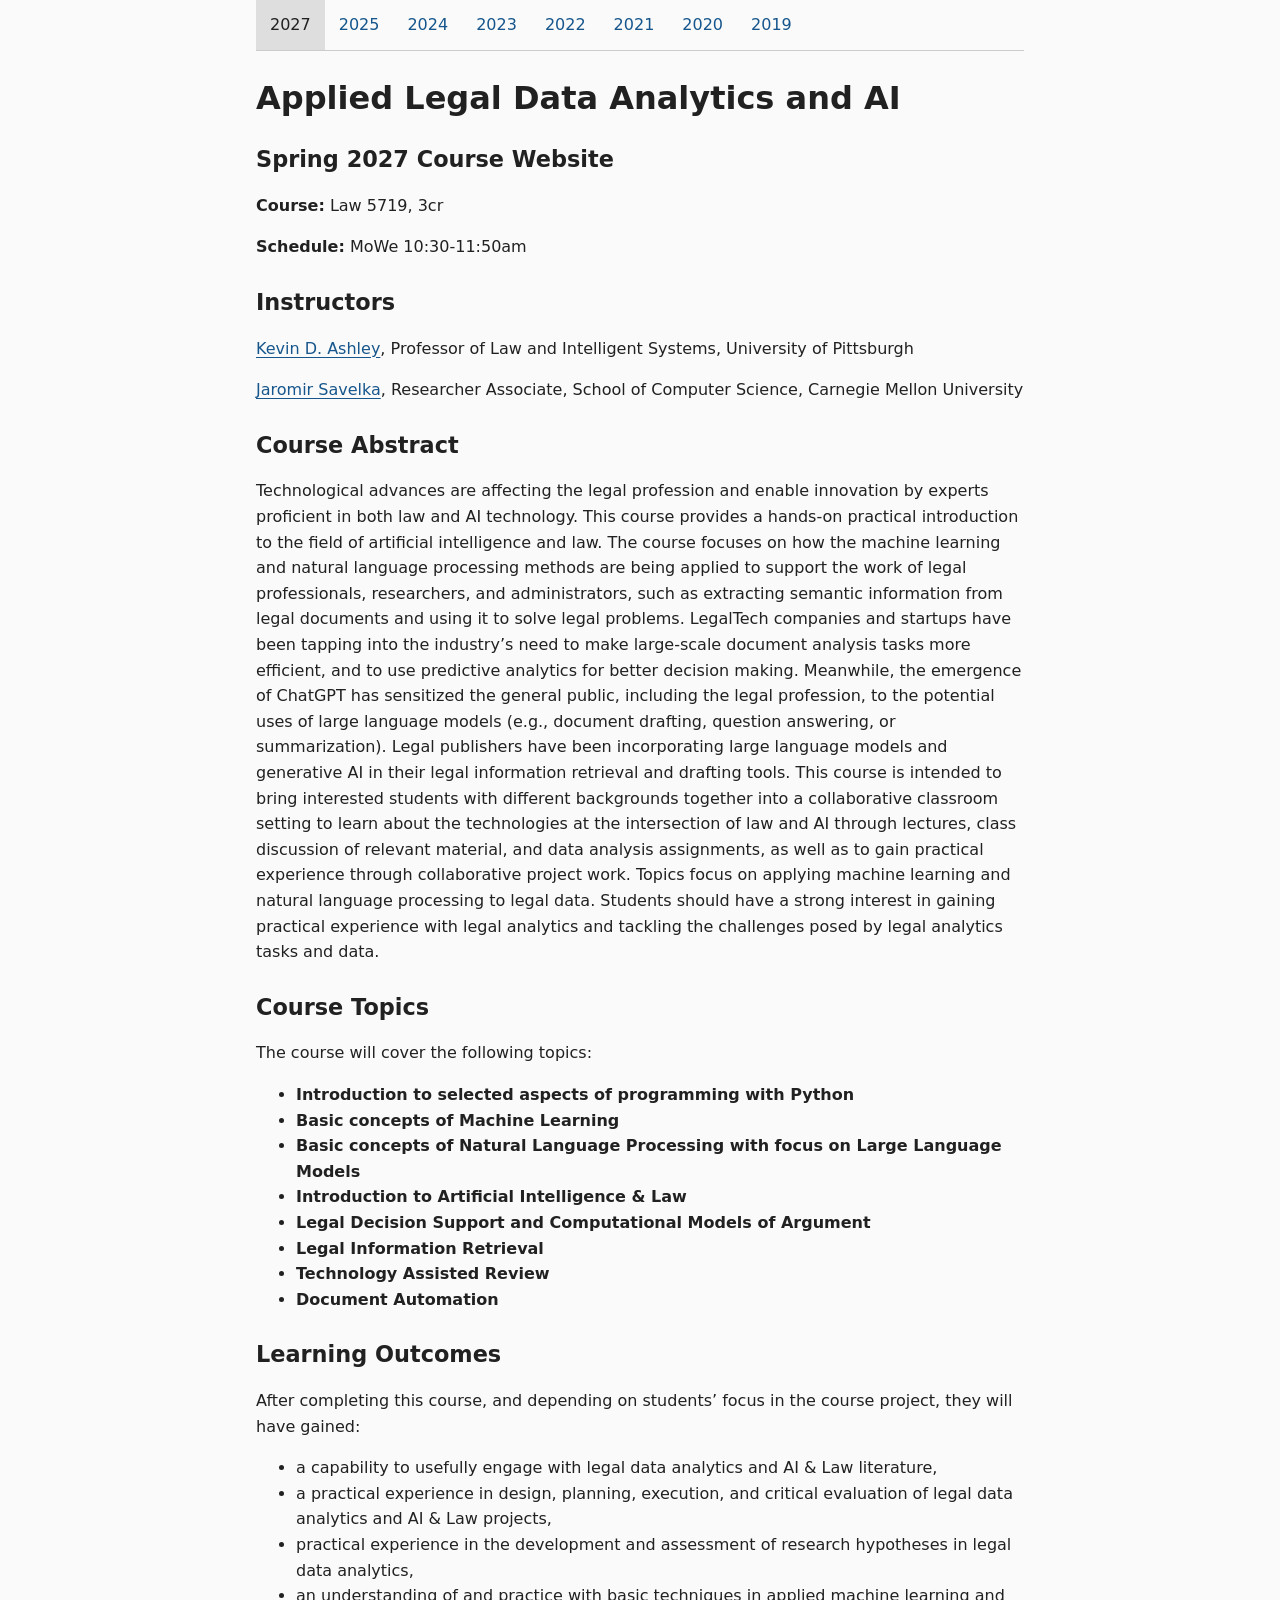
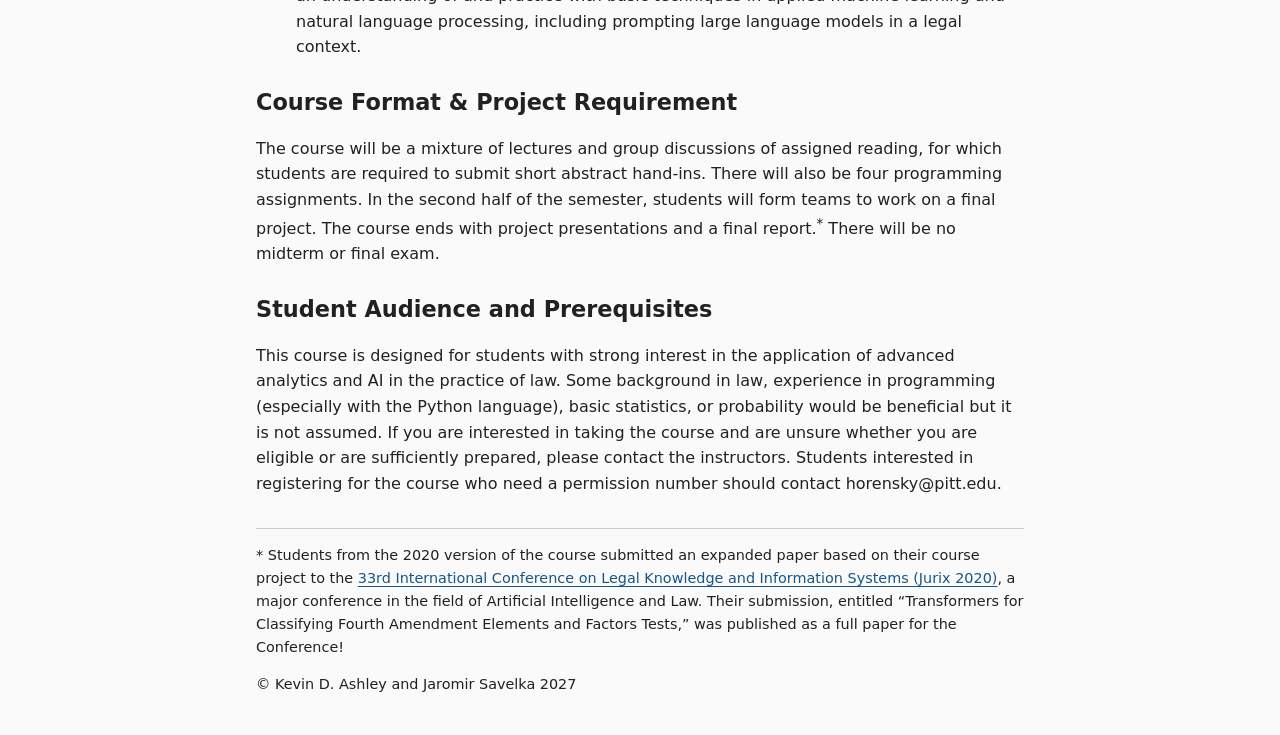
<file: index.html>
<!doctype html>
<html lang="en">
<head>
  <meta charset="utf-8">
  <meta name="viewport" content="width=device-width, initial-scale=1">
  <meta http-equiv="refresh" content="0; url=legalanalytics2027.html">
  <title>Applied Legal Data Analytics and AI — 2027</title>
  <link rel="stylesheet" href="course.css">
</head>
<body>
  <main>
    <h1>Applied Legal Data Analytics and AI</h1>
    <p>Continue to the <a href="legalanalytics2027.html">2027 course website</a>.</p>
  </main>
</body>
</html>
</file>
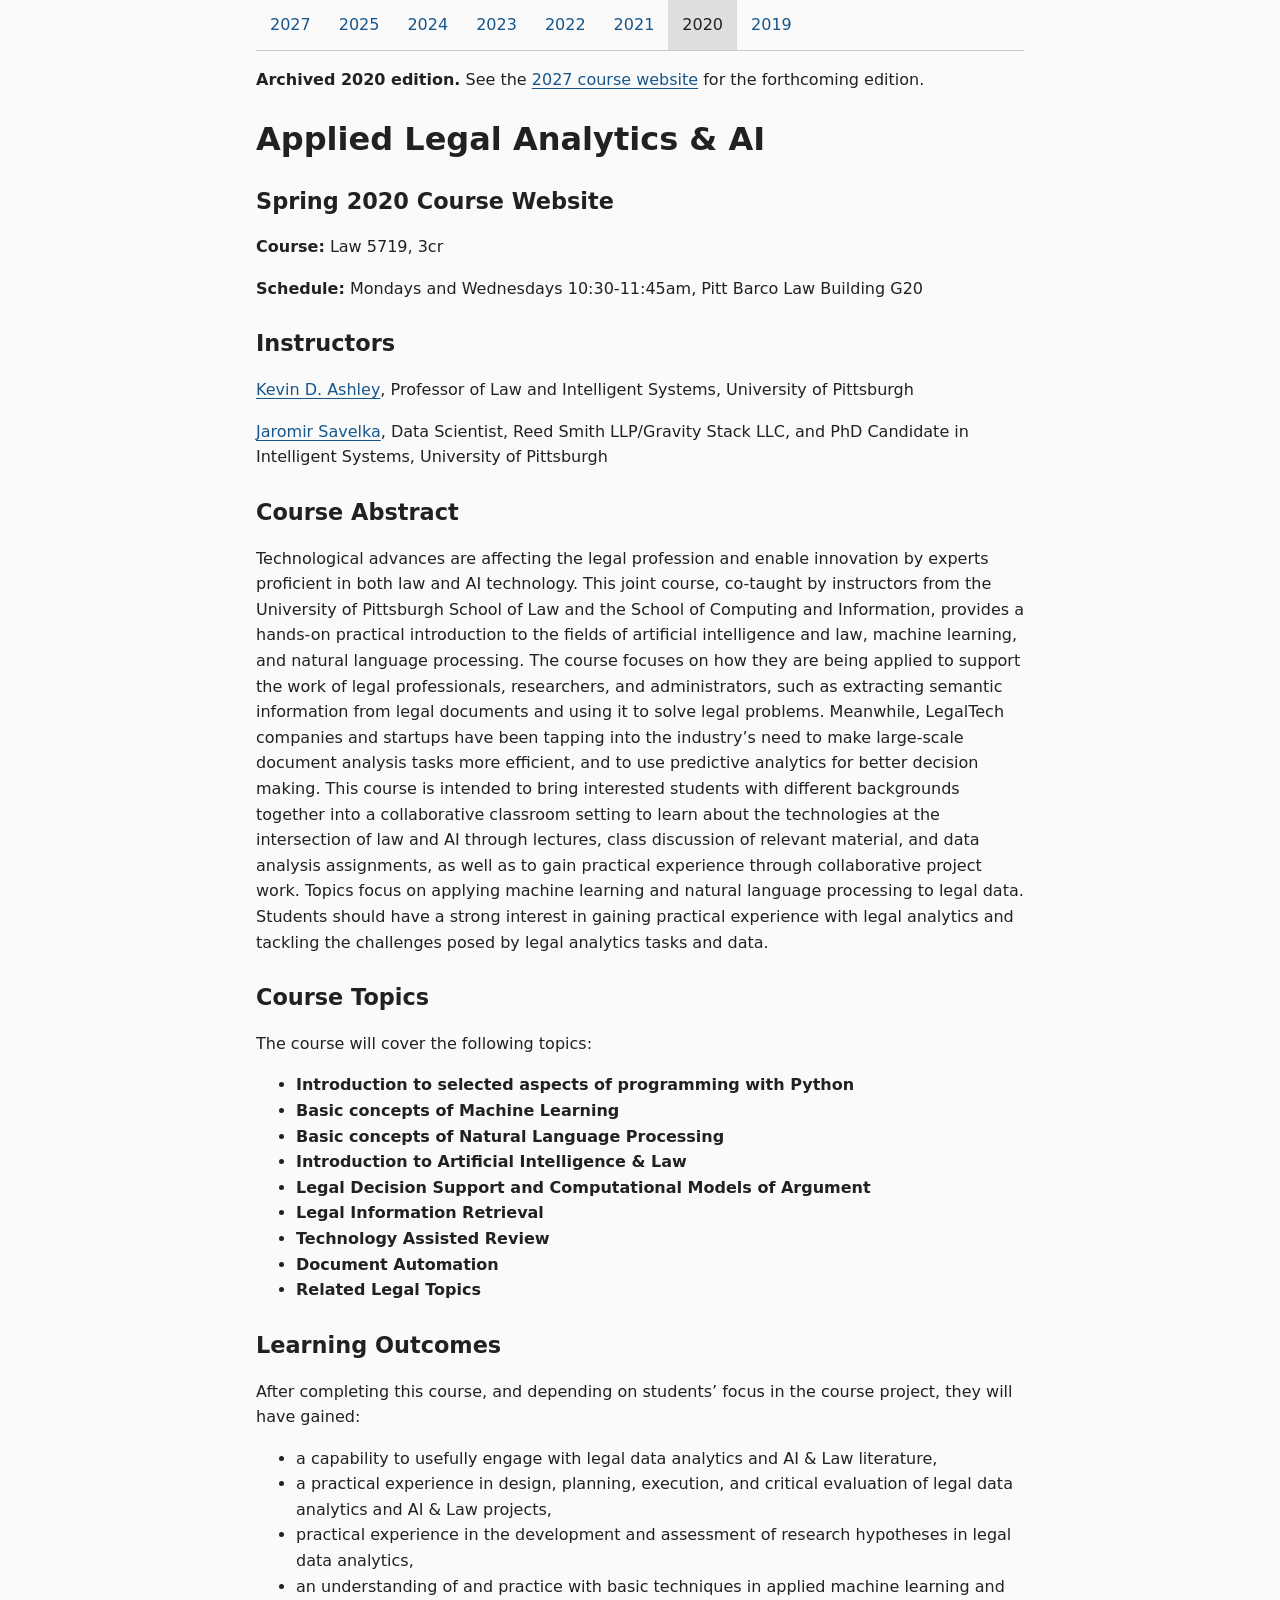
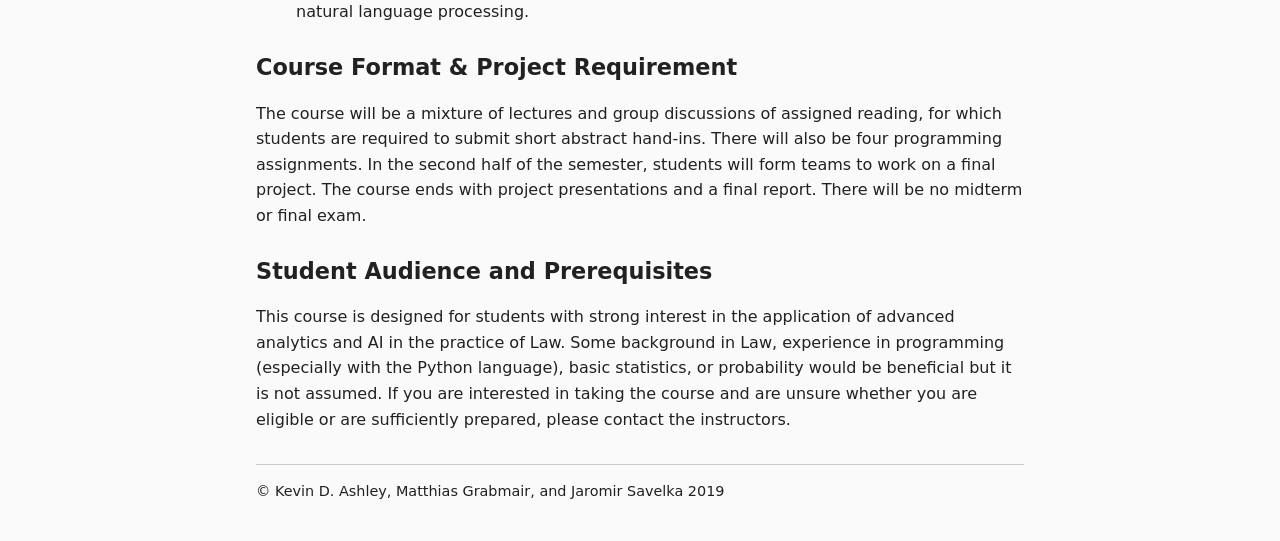
<file: legalanalytics2020.html>
<!doctype html>

<html lang="en">
<head>
  <meta charset="utf-8">
  <meta name="viewport" content="width=device-width, initial-scale=1">
  <title>Applied Legal Analytics and AI — 2020 Archive</title>
  <link rel="stylesheet" href="course.css">
</head>
<body>
  <nav aria-label="Course editions">
    <ul class="nav">
      <li class="nav"><a class="nav" href="legalanalytics2027.html">2027</a></li>
      <li class="nav"><a class="nav" href="legalanalytics2025.html">2025</a></li>
      <li class="nav"><a class="nav" href="legalanalytics2024.html">2024</a></li>
      <li class="nav"><a class="nav" href="legalanalytics2023.html">2023</a></li>
      <li class="nav"><a class="nav" href="legalanalytics2022.html">2022</a></li>
      <li class="nav"><a class="nav" href="legalanalytics2021.html">2021</a></li>
      <li class="nav"><a class="nav active" href="legalanalytics2020.html" aria-current="page">2020</a></li>
      <li class="nav"><a class="nav" href="https://luimagroup.github.io/appliedlegalanalytics/">2019</a></li>
    </ul>
  </nav>
  <p><strong>Archived 2020 edition.</strong> See the <a href="legalanalytics2027.html">2027 course website</a> for the forthcoming edition.</p>
  <h1>Applied Legal Analytics &amp; AI</h1>
  <h2>Spring 2020 Course Website</h2>
  <p><strong>Course:</strong> Law 5719, 3cr</p>
  <p><strong>Schedule:</strong> Mondays and Wednesdays 10:30-11:45am, Pitt Barco Law Building G20</p>
  <h2>Instructors</h2>
  <p><a href="https://www.law.pitt.edu/people/kevin-d-ashley">Kevin D. Ashley</a>, Professor of Law and Intelligent Systems, University of Pittsburgh</p>
  <p><a href="http://savelka.net/">Jaromir Savelka</a>, Data Scientist, Reed Smith LLP/Gravity Stack LLC, and PhD Candidate in Intelligent Systems, University of Pittsburgh</p>
  <h2>Course Abstract</h2>
  <p>Technological advances are affecting the legal profession and enable innovation by experts proficient in both law and AI technology. This joint course, co-taught by instructors from the University of Pittsburgh School of Law and the School of Computing and Information, provides a hands-on practical introduction to the fields of artificial intelligence and law, machine learning, and natural language processing. The course focuses on how they are being applied to support the work of legal professionals, researchers, and administrators, such as extracting semantic information from legal documents and using it to solve legal problems. Meanwhile, LegalTech companies and startups have been tapping into the industry’s need to make large-scale document analysis tasks more efficient, and to use predictive analytics for better decision making. This course is intended to bring interested students with different backgrounds together into a collaborative classroom setting to learn about the technologies at the intersection of law and AI through lectures, class discussion of relevant material, and data analysis assignments, as well as to gain practical experience through collaborative project work. Topics focus on applying machine learning and natural language processing to legal data. Students should have a strong interest in gaining practical experience with legal analytics and tackling the challenges posed by legal analytics tasks and data.</p>
  <h2>Course Topics</h2>
  <p>The course will cover the following topics:</p>
  <ul>
    <li><strong>Introduction to selected aspects of programming with Python</strong></li>
    <li><strong>Basic concepts of Machine Learning</strong></li>
    <li><strong>Basic concepts of Natural Language Processing</strong></li>
    <li><strong>Introduction to Artificial Intelligence &amp; Law</strong></li>
    <li><strong>Legal Decision Support and Computational Models of Argument</strong></li>
    <li><strong>Legal Information Retrieval</strong></li>
    <li><strong>Technology Assisted Review</strong></li>
    <li><strong>Document Automation</strong></li>
    <li><strong>Related Legal Topics</strong></li>
  </ul>
  <h2>Learning Outcomes</h2>
  <p>After completing this course, and depending on students’ focus in the course project, they will have gained:</p>
  <ul>
    <li>a capability to usefully engage with legal data analytics and AI&nbsp;&amp;&nbsp;Law literature,</li>
    <li>a practical experience in design, planning, execution, and critical evaluation of legal data analytics and AI&nbsp;&amp;&nbsp;Law projects,</li>
    <li>practical experience in the development and assessment of research hypotheses in legal data analytics,</li>
    <li>an understanding of and practice with basic techniques in applied machine learning and natural language processing.</li>
  </ul>
  <h2>Course Format &amp; Project Requirement</h2>
  <p>The course will be a mixture of lectures and group discussions of assigned reading, for which students are required to submit short abstract hand-ins. There will also be four programming assignments. In the second half of the semester, students will form teams to work on a final project. The course ends with project presentations and a final report. There will be no midterm or final exam.</p>
  <h2>Student Audience and Prerequisites</h2>
  <p>This course is designed for students with strong interest in the application of advanced analytics and AI in the practice of Law. Some background in Law, experience in programming (especially with the Python language), basic statistics, or probability would be beneficial but it is not assumed. If you are interested in taking the course and are unsure whether you are eligible or are sufficiently prepared, please contact the instructors.</p>
  <footer>
    <p>&copy; Kevin D. Ashley, Matthias Grabmair, and Jaromir Savelka 2019</p>
  </footer>
</body>
</html>
</file>
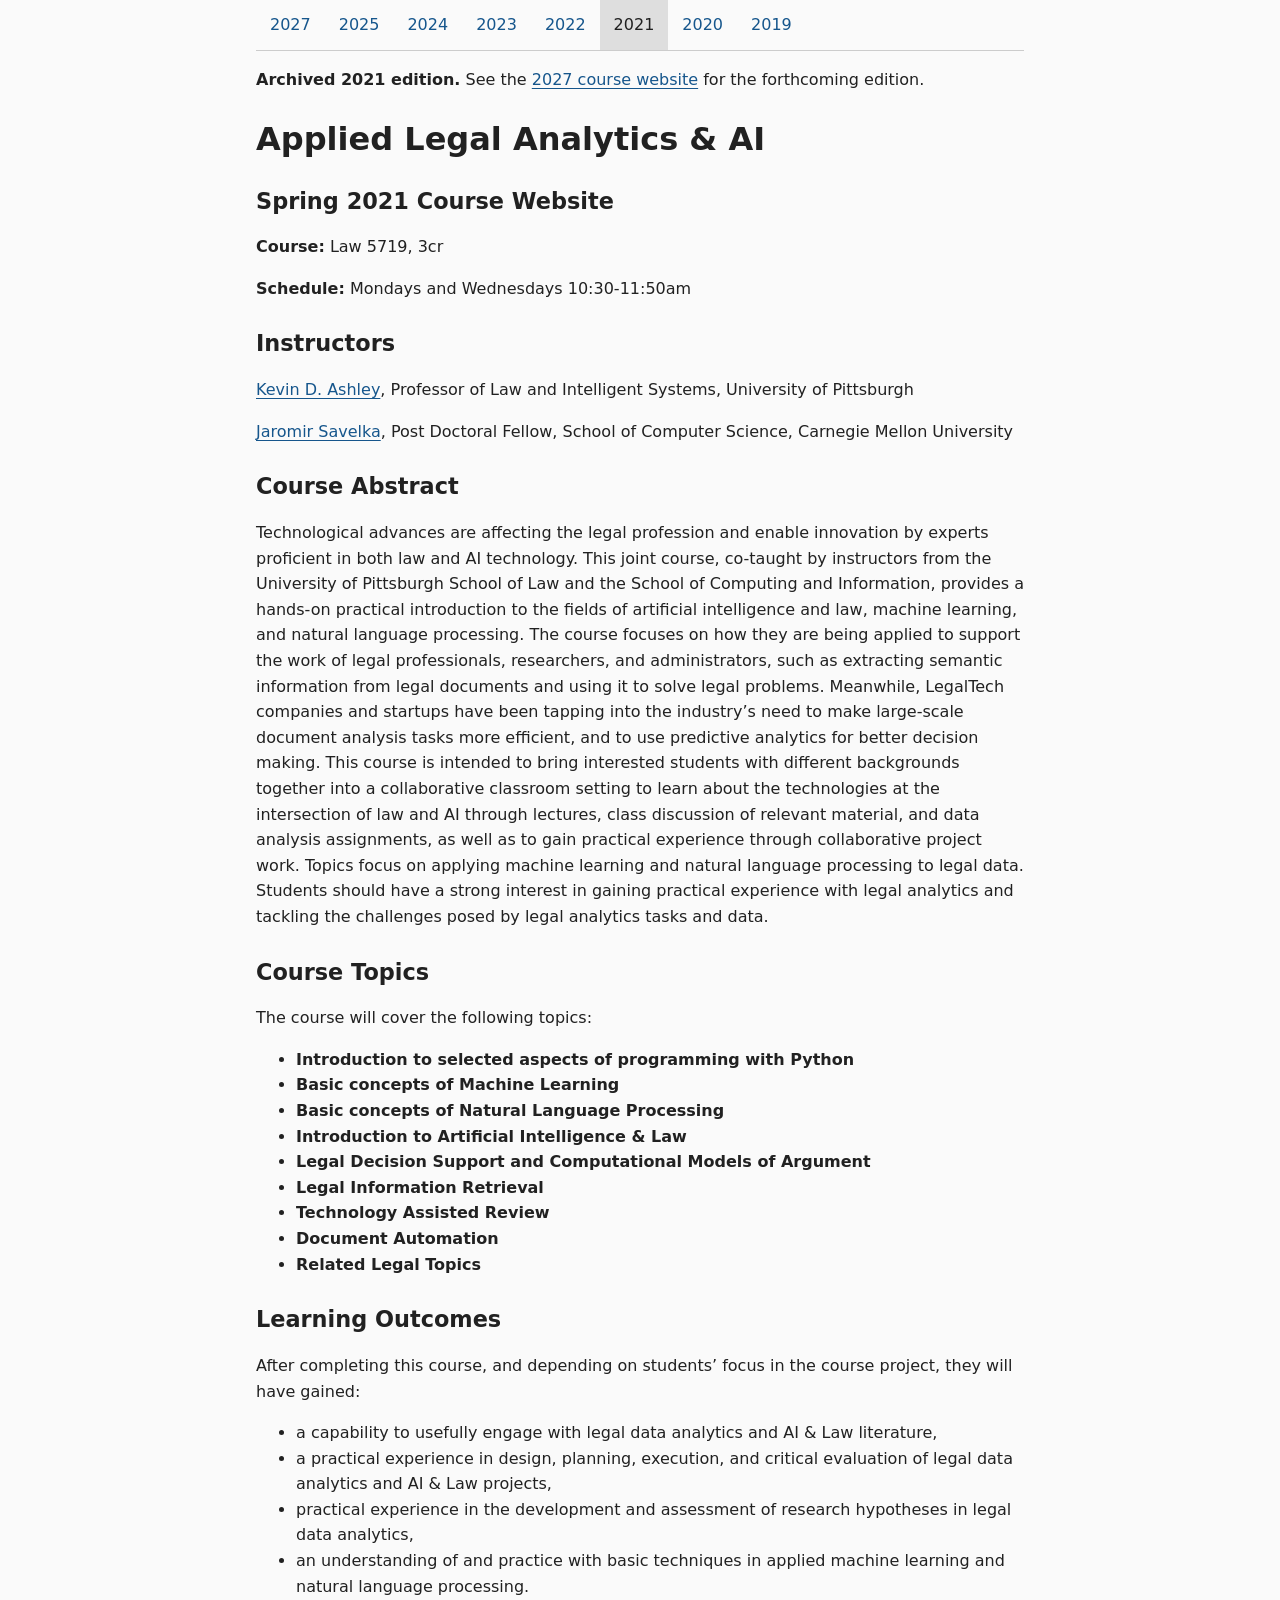
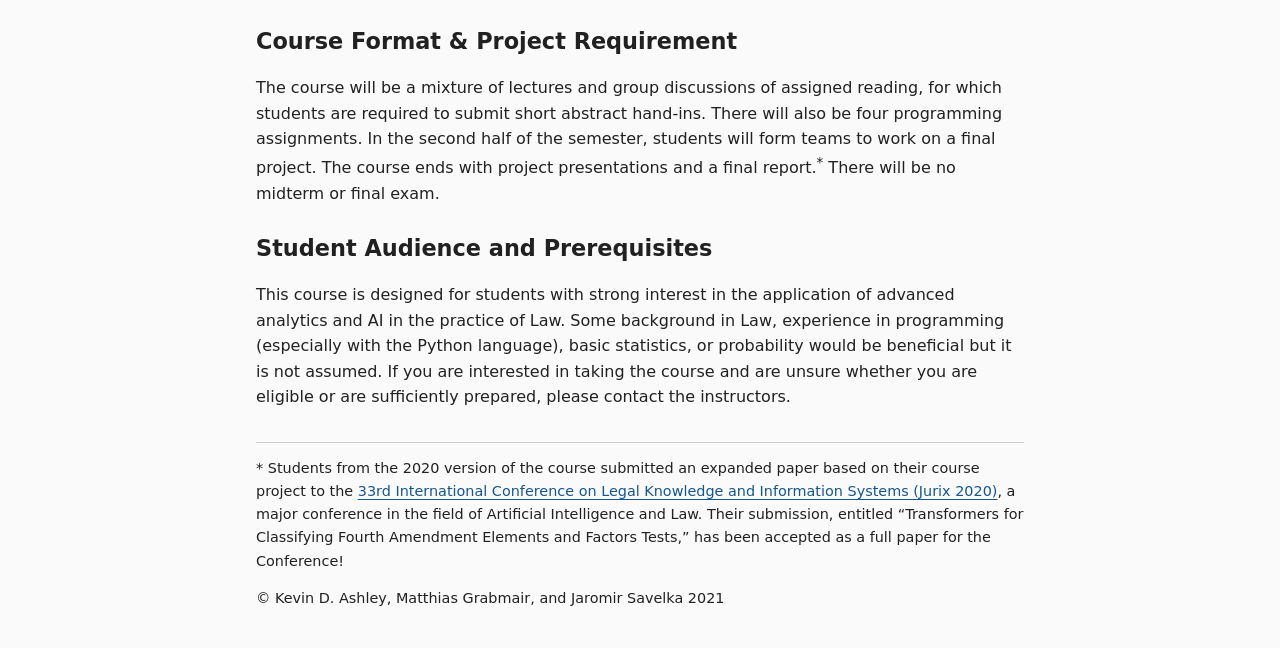
<file: legalanalytics2021.html>
<!doctype html>

<html lang="en">
<head>
  <meta charset="utf-8">
  <meta name="viewport" content="width=device-width, initial-scale=1">
  <title>Applied Legal Analytics and AI — 2021 Archive</title>
  <link rel="stylesheet" href="course.css">
</head>
<body>
  <nav aria-label="Course editions">
    <ul class="nav">
      <li class="nav"><a class="nav" href="legalanalytics2027.html">2027</a></li>
      <li class="nav"><a class="nav" href="legalanalytics2025.html">2025</a></li>
      <li class="nav"><a class="nav" href="legalanalytics2024.html">2024</a></li>
      <li class="nav"><a class="nav" href="legalanalytics2023.html">2023</a></li>
      <li class="nav"><a class="nav" href="legalanalytics2022.html">2022</a></li>
      <li class="nav"><a class="nav active" href="legalanalytics2021.html" aria-current="page">2021</a></li>
      <li class="nav"><a class="nav" href="legalanalytics2020.html">2020</a></li>
      <li class="nav"><a class="nav" href="https://luimagroup.github.io/appliedlegalanalytics/">2019</a></li>
    </ul>
  </nav>
  <p><strong>Archived 2021 edition.</strong> See the <a href="legalanalytics2027.html">2027 course website</a> for the forthcoming edition.</p>
  <h1>Applied Legal Analytics &amp; AI</h1>
  <h2>Spring 2021 Course Website</h2>
  <p><strong>Course:</strong> Law 5719, 3cr</p>
  <p><strong>Schedule:</strong> Mondays and Wednesdays 10:30-11:50am</p>
  <h2>Instructors</h2>
  <p><a href="https://www.law.pitt.edu/people/kevin-d-ashley">Kevin D. Ashley</a>, Professor of Law and Intelligent Systems, University of Pittsburgh</p>
  <p><a href="http://savelka.net/">Jaromir Savelka</a>, Post Doctoral Fellow, School of Computer Science, Carnegie Mellon University</p>
  <h2>Course Abstract</h2>
  <p>Technological advances are affecting the legal profession and enable innovation by experts proficient in both law and AI technology. This joint course, co-taught by instructors from the University of Pittsburgh School of Law and the School of Computing and Information, provides a hands-on practical introduction to the fields of artificial intelligence and law, machine learning, and natural language processing. The course focuses on how they are being applied to support the work of legal professionals, researchers, and administrators, such as extracting semantic information from legal documents and using it to solve legal problems. Meanwhile, LegalTech companies and startups have been tapping into the industry’s need to make large-scale document analysis tasks more efficient, and to use predictive analytics for better decision making. This course is intended to bring interested students with different backgrounds together into a collaborative classroom setting to learn about the technologies at the intersection of law and AI through lectures, class discussion of relevant material, and data analysis assignments, as well as to gain practical experience through collaborative project work. Topics focus on applying machine learning and natural language processing to legal data. Students should have a strong interest in gaining practical experience with legal analytics and tackling the challenges posed by legal analytics tasks and data.</p>
  <h2>Course Topics</h2>
  <p>The course will cover the following topics:</p>
  <ul>
    <li><strong>Introduction to selected aspects of programming with Python</strong></li>
    <li><strong>Basic concepts of Machine Learning</strong></li>
    <li><strong>Basic concepts of Natural Language Processing</strong></li>
    <li><strong>Introduction to Artificial Intelligence &amp; Law</strong></li>
    <li><strong>Legal Decision Support and Computational Models of Argument</strong></li>
    <li><strong>Legal Information Retrieval</strong></li>
    <li><strong>Technology Assisted Review</strong></li>
    <li><strong>Document Automation</strong></li>
    <li><strong>Related Legal Topics</strong></li>
  </ul>
  <h2>Learning Outcomes</h2>
  <p>After completing this course, and depending on students’ focus in the course project, they will have gained:</p>
  <ul>
    <li>a capability to usefully engage with legal data analytics and AI&nbsp;&amp;&nbsp;Law literature,</li>
    <li>a practical experience in design, planning, execution, and critical evaluation of legal data analytics and AI&nbsp;&amp;&nbsp;Law projects,</li>
    <li>practical experience in the development and assessment of research hypotheses in legal data analytics,</li>
    <li>an understanding of and practice with basic techniques in applied machine learning and natural language processing.</li>
  </ul>
  <h2>Course Format &amp; Project Requirement</h2>
  <p>The course will be a mixture of lectures and group discussions of assigned reading, for which students are required to submit short abstract hand-ins. There will also be four programming assignments. In the second half of the semester, students will form teams to work on a final project. The course ends with project presentations and a final report.<sup>*</sup> There will be no midterm or final exam.</p>
  <h2>Student Audience and Prerequisites</h2>
  <p>This course is designed for students with strong interest in the application of advanced analytics and AI in the practice of Law. Some background in Law, experience in programming (especially with the Python language), basic statistics, or probability would be beneficial but it is not assumed. If you are interested in taking the course and are unsure whether you are eligible or are sufficiently prepared, please contact the instructors.</p>
  <footer>
    <p>* Students from the 2020 version of the course submitted an expanded paper based on their course project to the <a href="https://jurix2020.law.muni.cz/">33rd International Conference on Legal Knowledge and Information Systems (Jurix 2020)</a>, a major conference in the field of Artificial Intelligence and Law. Their submission, entitled “Transformers for Classifying Fourth Amendment Elements and Factors Tests,” has been accepted as a full paper for the Conference!</p>
    <p>&copy; Kevin D. Ashley, Matthias Grabmair, and Jaromir Savelka 2021</p>
  </footer>
</body>
</html>
</file>
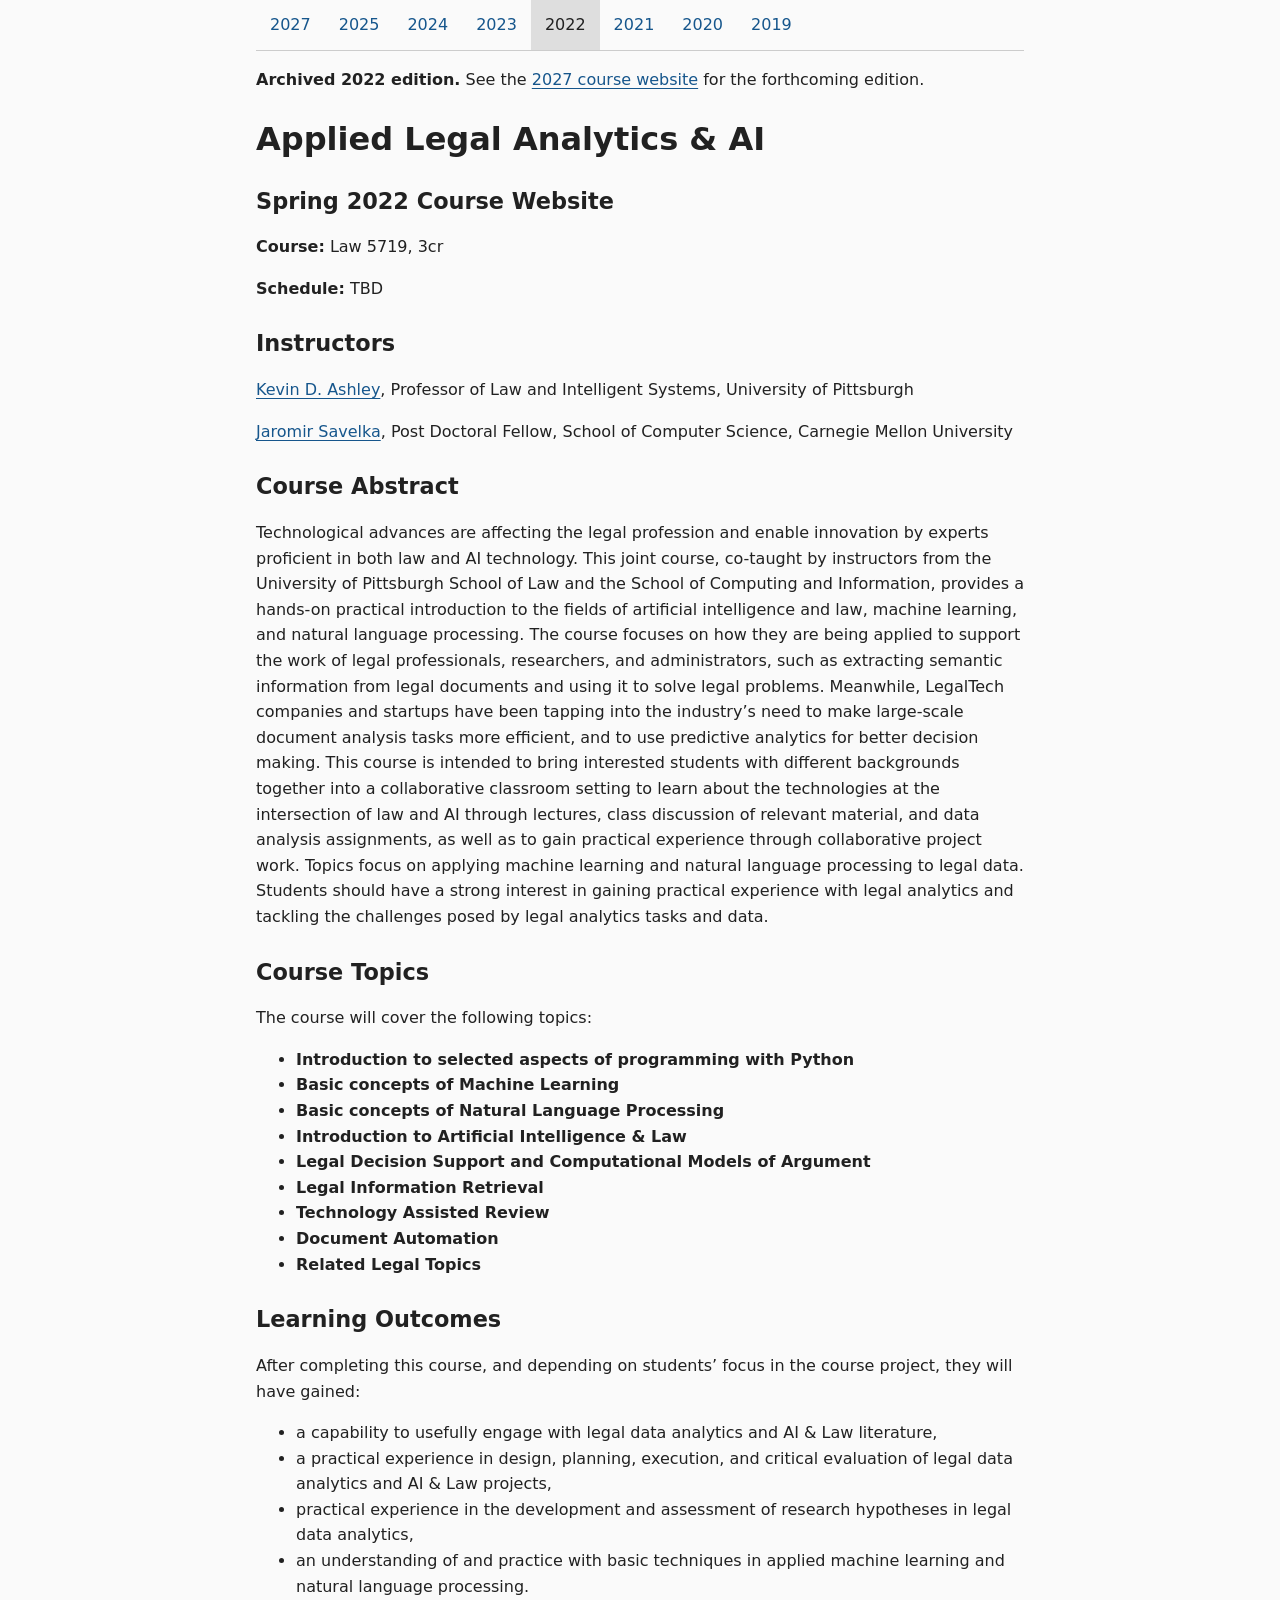
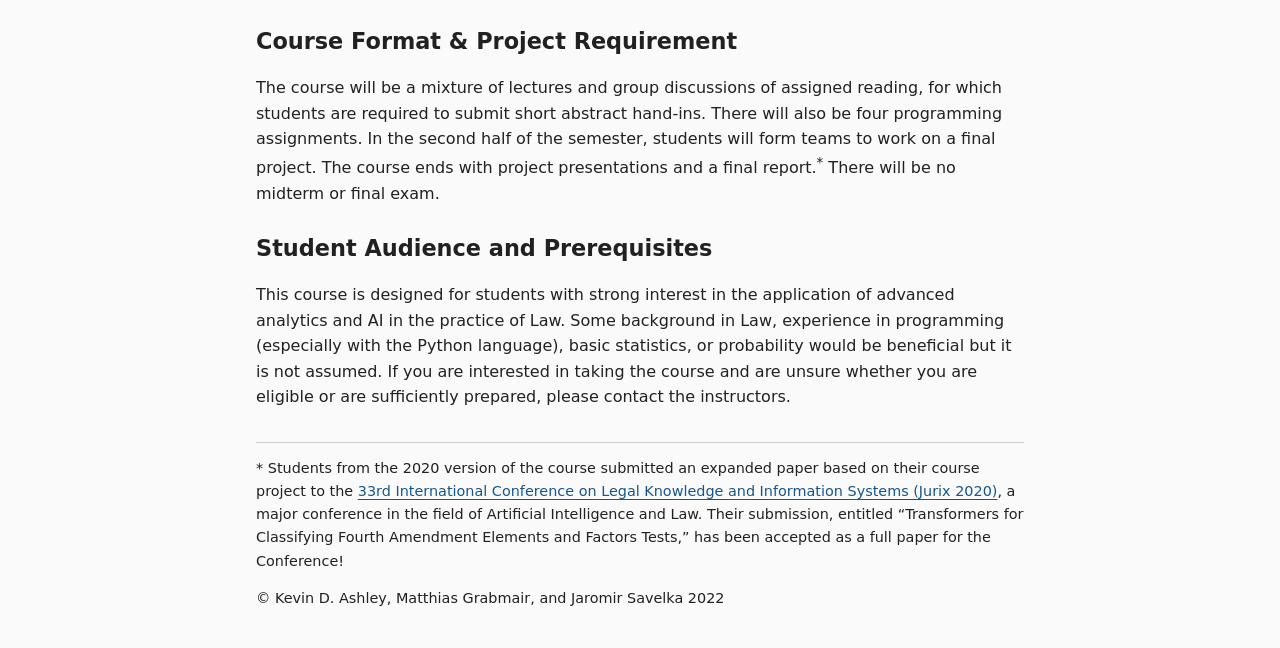
<file: legalanalytics2022.html>
<!doctype html>

<html lang="en">
<head>
  <meta charset="utf-8">
  <meta name="viewport" content="width=device-width, initial-scale=1">
  <title>Applied Legal Analytics and AI — 2022 Archive</title>
  <link rel="stylesheet" href="course.css">
</head>
<body>
  <nav aria-label="Course editions">
    <ul class="nav">
      <li class="nav"><a class="nav" href="legalanalytics2027.html">2027</a></li>
      <li class="nav"><a class="nav" href="legalanalytics2025.html">2025</a></li>
      <li class="nav"><a class="nav" href="legalanalytics2024.html">2024</a></li>
      <li class="nav"><a class="nav" href="legalanalytics2023.html">2023</a></li>
      <li class="nav"><a class="nav active" href="legalanalytics2022.html" aria-current="page">2022</a></li>
      <li class="nav"><a class="nav" href="legalanalytics2021.html">2021</a></li>
      <li class="nav"><a class="nav" href="legalanalytics2020.html">2020</a></li>
      <li class="nav"><a class="nav" href="https://luimagroup.github.io/appliedlegalanalytics/">2019</a></li>
    </ul>
  </nav>
  <p><strong>Archived 2022 edition.</strong> See the <a href="legalanalytics2027.html">2027 course website</a> for the forthcoming edition.</p>
  <h1>Applied Legal Analytics &amp; AI</h1>
  <h2>Spring 2022 Course Website</h2>
  <p><strong>Course:</strong> Law 5719, 3cr</p>
  <p><strong>Schedule:</strong> TBD</p>
  <h2>Instructors</h2>
  <p><a href="https://www.law.pitt.edu/people/kevin-d-ashley">Kevin D. Ashley</a>, Professor of Law and Intelligent Systems, University of Pittsburgh</p>
  <p><a href="http://savelka.net/">Jaromir Savelka</a>, Post Doctoral Fellow, School of Computer Science, Carnegie Mellon University</p>
  <h2>Course Abstract</h2>
  <p>Technological advances are affecting the legal profession and enable innovation by experts proficient in both law and AI technology. This joint course, co-taught by instructors from the University of Pittsburgh School of Law and the School of Computing and Information, provides a hands-on practical introduction to the fields of artificial intelligence and law, machine learning, and natural language processing. The course focuses on how they are being applied to support the work of legal professionals, researchers, and administrators, such as extracting semantic information from legal documents and using it to solve legal problems. Meanwhile, LegalTech companies and startups have been tapping into the industry’s need to make large-scale document analysis tasks more efficient, and to use predictive analytics for better decision making. This course is intended to bring interested students with different backgrounds together into a collaborative classroom setting to learn about the technologies at the intersection of law and AI through lectures, class discussion of relevant material, and data analysis assignments, as well as to gain practical experience through collaborative project work. Topics focus on applying machine learning and natural language processing to legal data. Students should have a strong interest in gaining practical experience with legal analytics and tackling the challenges posed by legal analytics tasks and data.</p>
  <h2>Course Topics</h2>
  <p>The course will cover the following topics:</p>
  <ul>
    <li><strong>Introduction to selected aspects of programming with Python</strong></li>
    <li><strong>Basic concepts of Machine Learning</strong></li>
    <li><strong>Basic concepts of Natural Language Processing</strong></li>
    <li><strong>Introduction to Artificial Intelligence &amp; Law</strong></li>
    <li><strong>Legal Decision Support and Computational Models of Argument</strong></li>
    <li><strong>Legal Information Retrieval</strong></li>
    <li><strong>Technology Assisted Review</strong></li>
    <li><strong>Document Automation</strong></li>
    <li><strong>Related Legal Topics</strong></li>
  </ul>
  <h2>Learning Outcomes</h2>
  <p>After completing this course, and depending on students’ focus in the course project, they will have gained:</p>
  <ul>
    <li>a capability to usefully engage with legal data analytics and AI&nbsp;&amp;&nbsp;Law literature,</li>
    <li>a practical experience in design, planning, execution, and critical evaluation of legal data analytics and AI&nbsp;&amp;&nbsp;Law projects,</li>
    <li>practical experience in the development and assessment of research hypotheses in legal data analytics,</li>
    <li>an understanding of and practice with basic techniques in applied machine learning and natural language processing.</li>
  </ul>
  <h2>Course Format &amp; Project Requirement</h2>
  <p>The course will be a mixture of lectures and group discussions of assigned reading, for which students are required to submit short abstract hand-ins. There will also be four programming assignments. In the second half of the semester, students will form teams to work on a final project. The course ends with project presentations and a final report.<sup>*</sup> There will be no midterm or final exam.</p>
  <h2>Student Audience and Prerequisites</h2>
  <p>This course is designed for students with strong interest in the application of advanced analytics and AI in the practice of Law. Some background in Law, experience in programming (especially with the Python language), basic statistics, or probability would be beneficial but it is not assumed. If you are interested in taking the course and are unsure whether you are eligible or are sufficiently prepared, please contact the instructors.</p>
  <footer>
    <p>* Students from the 2020 version of the course submitted an expanded paper based on their course project to the <a href="https://jurix2020.law.muni.cz/">33rd International Conference on Legal Knowledge and Information Systems (Jurix 2020)</a>, a major conference in the field of Artificial Intelligence and Law. Their submission, entitled “Transformers for Classifying Fourth Amendment Elements and Factors Tests,” has been accepted as a full paper for the Conference!</p>
    <p>&copy; Kevin D. Ashley, Matthias Grabmair, and Jaromir Savelka 2022</p>
  </footer>
</body>
</html>
</file>
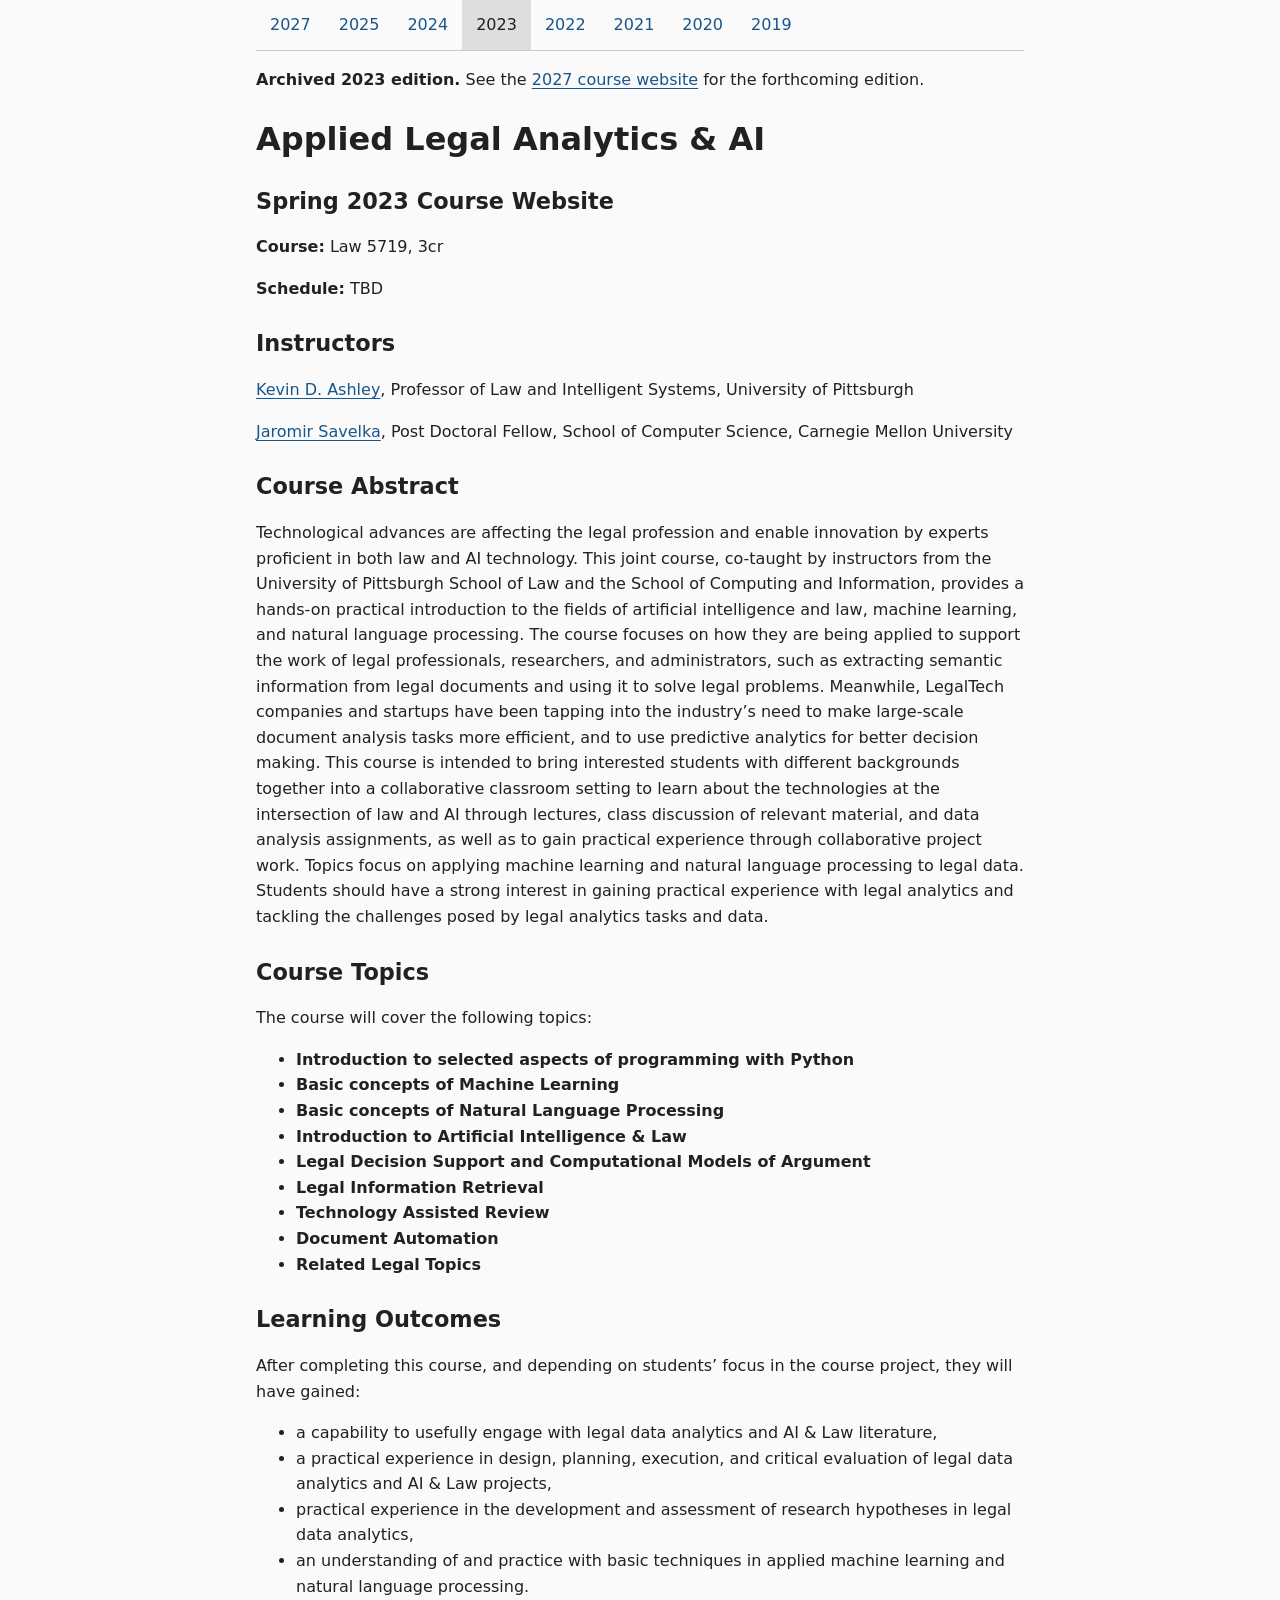
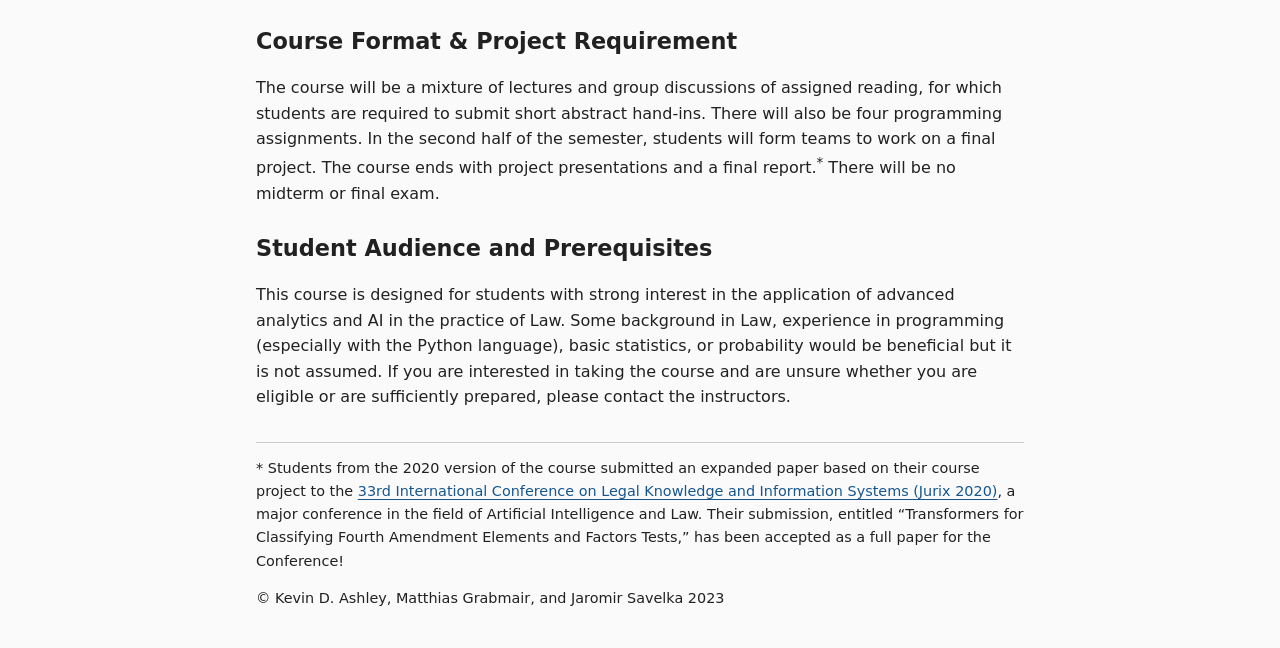
<file: legalanalytics2023.html>
<!doctype html>

<html lang="en">
<head>
  <meta charset="utf-8">
  <meta name="viewport" content="width=device-width, initial-scale=1">
  <title>Applied Legal Analytics and AI — 2023 Archive</title>
  <link rel="stylesheet" href="course.css">
</head>
<body>
  <nav aria-label="Course editions">
    <ul class="nav">
      <li class="nav"><a class="nav" href="legalanalytics2027.html">2027</a></li>
      <li class="nav"><a class="nav" href="legalanalytics2025.html">2025</a></li>
      <li class="nav"><a class="nav" href="legalanalytics2024.html">2024</a></li>
      <li class="nav"><a class="nav active" href="legalanalytics2023.html" aria-current="page">2023</a></li>
      <li class="nav"><a class="nav" href="legalanalytics2022.html">2022</a></li>
      <li class="nav"><a class="nav" href="legalanalytics2021.html">2021</a></li>
      <li class="nav"><a class="nav" href="legalanalytics2020.html">2020</a></li>
      <li class="nav"><a class="nav" href="https://luimagroup.github.io/appliedlegalanalytics/">2019</a></li>
    </ul>
  </nav>
  <p><strong>Archived 2023 edition.</strong> See the <a href="legalanalytics2027.html">2027 course website</a> for the forthcoming edition.</p>
  <h1>Applied Legal Analytics &amp; AI</h1>
  <h2>Spring 2023 Course Website</h2>
  <p><strong>Course:</strong> Law 5719, 3cr</p>
  <p><strong>Schedule:</strong> TBD</p>
  <h2>Instructors</h2>
  <p><a href="https://www.law.pitt.edu/people/kevin-d-ashley">Kevin D. Ashley</a>, Professor of Law and Intelligent Systems, University of Pittsburgh</p>
  <p><a href="http://savelka.net/">Jaromir Savelka</a>, Post Doctoral Fellow, School of Computer Science, Carnegie Mellon University</p>
  <h2>Course Abstract</h2>
  <p>Technological advances are affecting the legal profession and enable innovation by experts proficient in both law and AI technology. This joint course, co-taught by instructors from the University of Pittsburgh School of Law and the School of Computing and Information, provides a hands-on practical introduction to the fields of artificial intelligence and law, machine learning, and natural language processing. The course focuses on how they are being applied to support the work of legal professionals, researchers, and administrators, such as extracting semantic information from legal documents and using it to solve legal problems. Meanwhile, LegalTech companies and startups have been tapping into the industry’s need to make large-scale document analysis tasks more efficient, and to use predictive analytics for better decision making. This course is intended to bring interested students with different backgrounds together into a collaborative classroom setting to learn about the technologies at the intersection of law and AI through lectures, class discussion of relevant material, and data analysis assignments, as well as to gain practical experience through collaborative project work. Topics focus on applying machine learning and natural language processing to legal data. Students should have a strong interest in gaining practical experience with legal analytics and tackling the challenges posed by legal analytics tasks and data.</p>
  <h2>Course Topics</h2>
  <p>The course will cover the following topics:</p>
  <ul>
    <li><strong>Introduction to selected aspects of programming with Python</strong></li>
    <li><strong>Basic concepts of Machine Learning</strong></li>
    <li><strong>Basic concepts of Natural Language Processing</strong></li>
    <li><strong>Introduction to Artificial Intelligence &amp; Law</strong></li>
    <li><strong>Legal Decision Support and Computational Models of Argument</strong></li>
    <li><strong>Legal Information Retrieval</strong></li>
    <li><strong>Technology Assisted Review</strong></li>
    <li><strong>Document Automation</strong></li>
    <li><strong>Related Legal Topics</strong></li>
  </ul>
  <h2>Learning Outcomes</h2>
  <p>After completing this course, and depending on students’ focus in the course project, they will have gained:</p>
  <ul>
    <li>a capability to usefully engage with legal data analytics and AI&nbsp;&amp;&nbsp;Law literature,</li>
    <li>a practical experience in design, planning, execution, and critical evaluation of legal data analytics and AI&nbsp;&amp;&nbsp;Law projects,</li>
    <li>practical experience in the development and assessment of research hypotheses in legal data analytics,</li>
    <li>an understanding of and practice with basic techniques in applied machine learning and natural language processing.</li>
  </ul>
  <h2>Course Format &amp; Project Requirement</h2>
  <p>The course will be a mixture of lectures and group discussions of assigned reading, for which students are required to submit short abstract hand-ins. There will also be four programming assignments. In the second half of the semester, students will form teams to work on a final project. The course ends with project presentations and a final report.<sup>*</sup> There will be no midterm or final exam.</p>
  <h2>Student Audience and Prerequisites</h2>
  <p>This course is designed for students with strong interest in the application of advanced analytics and AI in the practice of Law. Some background in Law, experience in programming (especially with the Python language), basic statistics, or probability would be beneficial but it is not assumed. If you are interested in taking the course and are unsure whether you are eligible or are sufficiently prepared, please contact the instructors.</p>
  <footer>
    <p>* Students from the 2020 version of the course submitted an expanded paper based on their course project to the <a href="https://jurix2020.law.muni.cz/">33rd International Conference on Legal Knowledge and Information Systems (Jurix 2020)</a>, a major conference in the field of Artificial Intelligence and Law. Their submission, entitled “Transformers for Classifying Fourth Amendment Elements and Factors Tests,” has been accepted as a full paper for the Conference!</p>
    <p>&copy; Kevin D. Ashley, Matthias Grabmair, and Jaromir Savelka 2023</p>
  </footer>
</body>
</html>
</file>
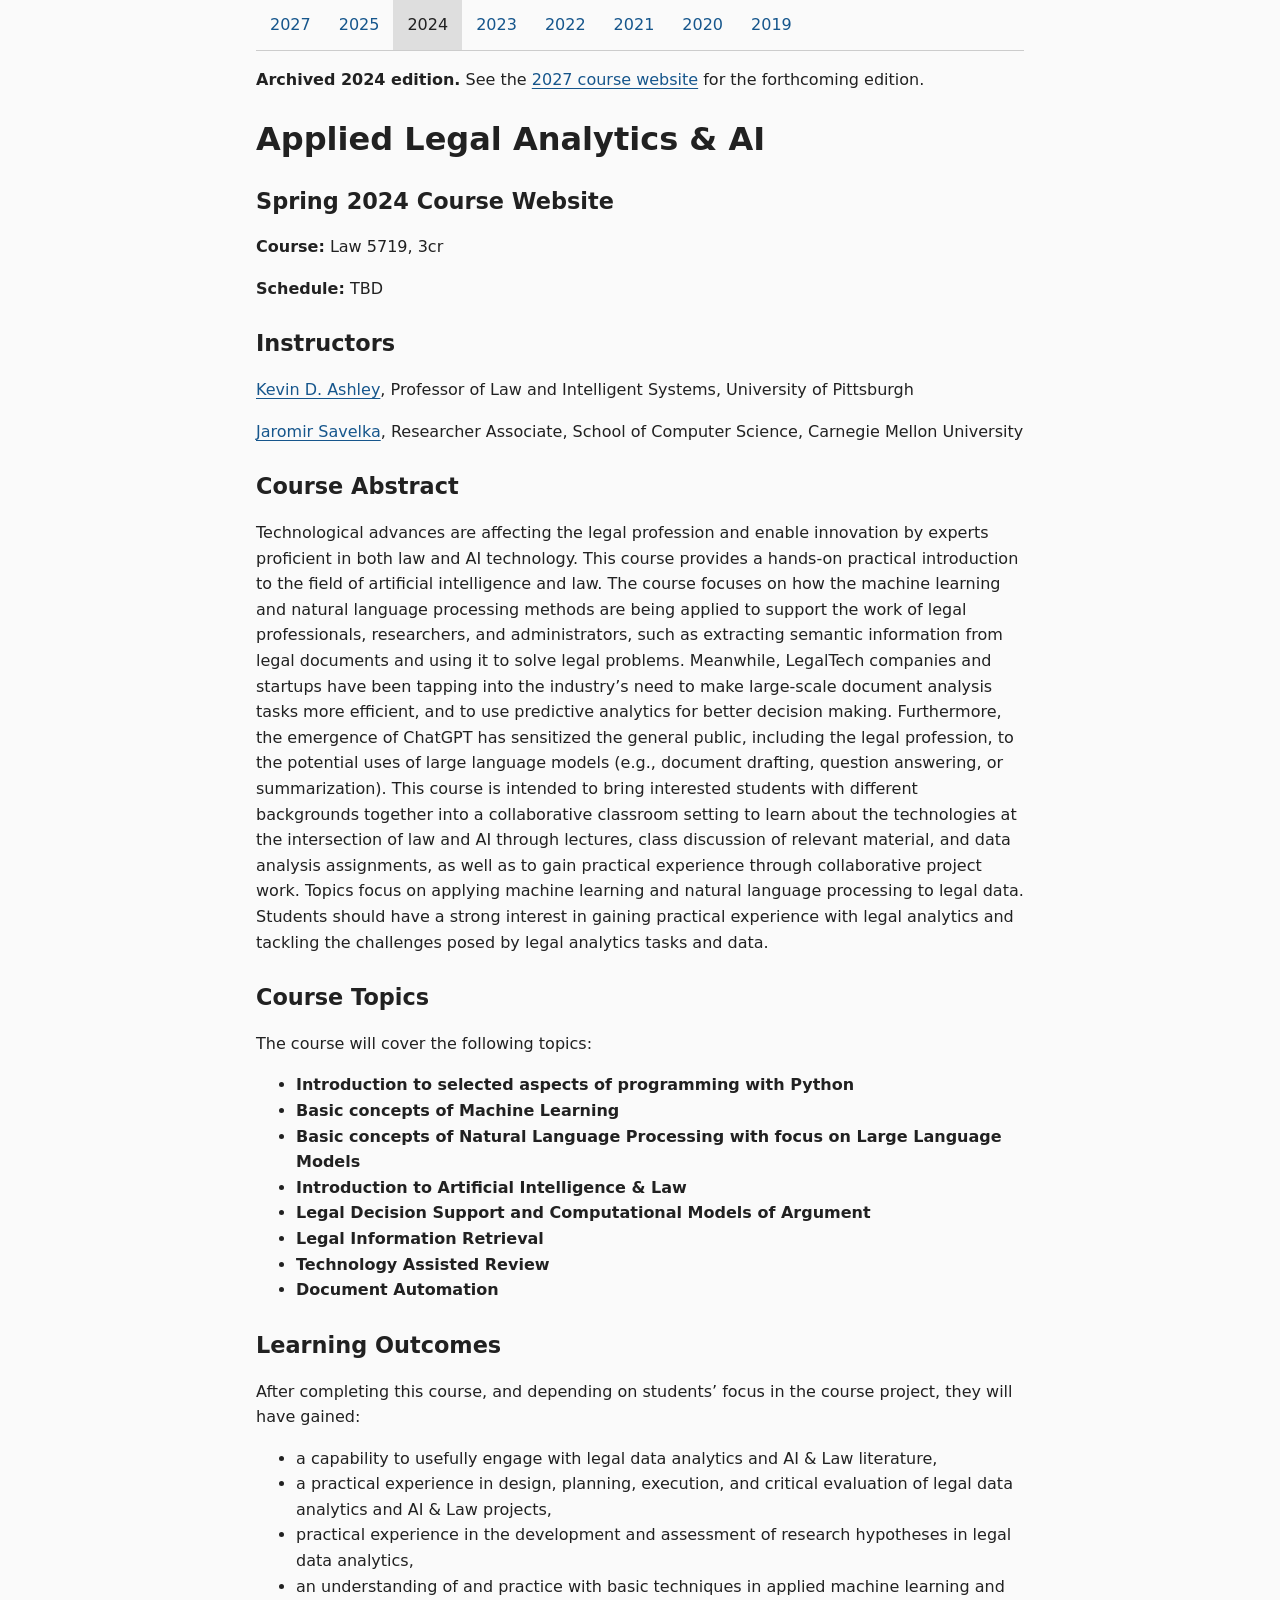
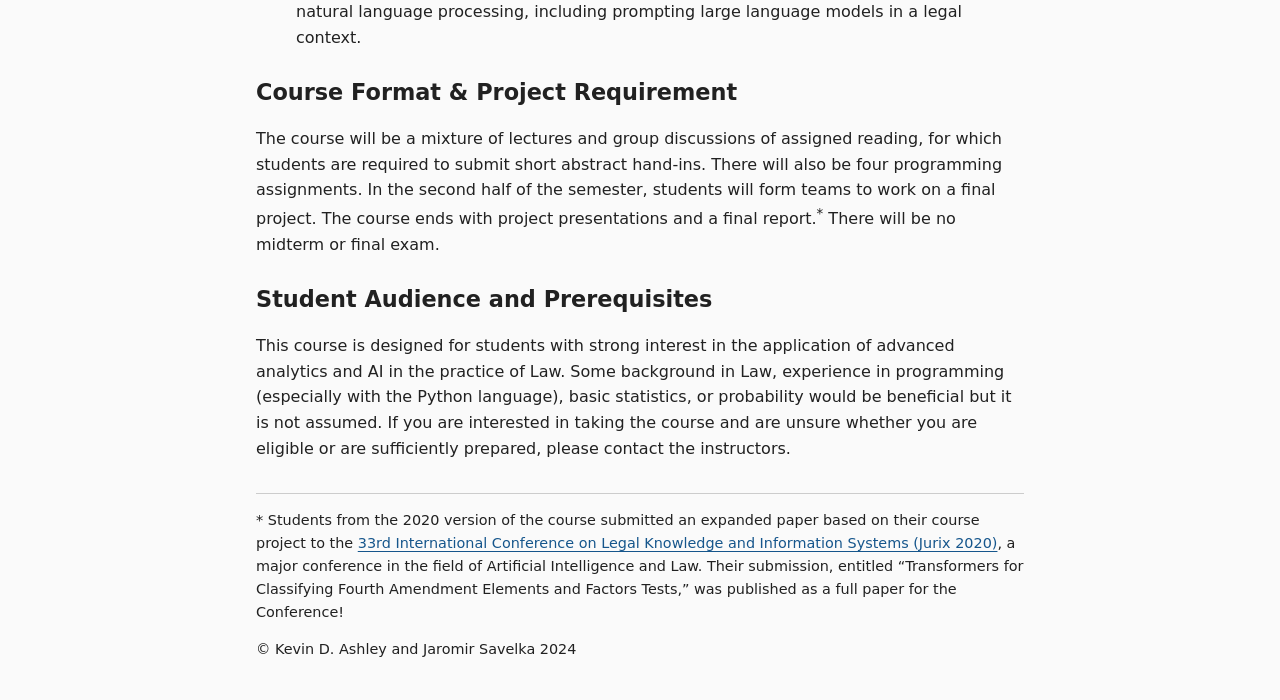
<file: legalanalytics2024.html>
<!doctype html>

<html lang="en">
<head>
  <meta charset="utf-8">
  <meta name="viewport" content="width=device-width, initial-scale=1">
  <title>Applied Legal Analytics and AI — 2024 Archive</title>
  <link rel="stylesheet" href="course.css">
</head>
<body>
  <nav aria-label="Course editions">
    <ul class="nav">
      <li class="nav"><a class="nav" href="legalanalytics2027.html">2027</a></li>
      <li class="nav"><a class="nav" href="legalanalytics2025.html">2025</a></li>
      <li class="nav"><a class="nav active" href="legalanalytics2024.html" aria-current="page">2024</a></li>
      <li class="nav"><a class="nav" href="legalanalytics2023.html">2023</a></li>
      <li class="nav"><a class="nav" href="legalanalytics2022.html">2022</a></li>
      <li class="nav"><a class="nav" href="legalanalytics2021.html">2021</a></li>
      <li class="nav"><a class="nav" href="legalanalytics2020.html">2020</a></li>
      <li class="nav"><a class="nav" href="https://luimagroup.github.io/appliedlegalanalytics/">2019</a></li>
    </ul>
  </nav>
  <p><strong>Archived 2024 edition.</strong> See the <a href="legalanalytics2027.html">2027 course website</a> for the forthcoming edition.</p>
  <h1>Applied Legal Analytics &amp; AI</h1>
  <h2>Spring 2024 Course Website</h2>
  <p><strong>Course:</strong> Law 5719, 3cr</p>
  <p><strong>Schedule:</strong> TBD</p>
  <h2>Instructors</h2>
  <p><a href="https://www.law.pitt.edu/people/kevin-d-ashley">Kevin D. Ashley</a>, Professor of Law and Intelligent Systems, University of Pittsburgh</p>
  <p><a href="https://www.cs.cmu.edu/~jsavelka/">Jaromir Savelka</a>, Researcher Associate, School of Computer Science, Carnegie Mellon University</p>
  <h2>Course Abstract</h2>
  <p>Technological advances are affecting the legal profession and enable innovation by experts proficient in both law and AI technology. This course provides a hands-on practical introduction to the field of artificial intelligence and law. The course focuses on how the machine learning and natural language processing methods are being applied to support the work of legal professionals, researchers, and administrators, such as extracting semantic information from legal documents and using it to solve legal problems. Meanwhile, LegalTech companies and startups have been tapping into the industry’s need to make large-scale document analysis tasks more efficient, and to use predictive analytics for better decision making. Furthermore, the emergence of ChatGPT has sensitized the general public, including the legal profession, to the potential uses of large language models (e.g., document drafting, question answering, or summarization). This course is intended to bring interested students with different backgrounds together into a collaborative classroom setting to learn about the technologies at the intersection of law and AI through lectures, class discussion of relevant material, and data analysis assignments, as well as to gain practical experience through collaborative project work. Topics focus on applying machine learning and natural language processing to legal data. Students should have a strong interest in gaining practical experience with legal analytics and tackling the challenges posed by legal analytics tasks and data.</p>
  <h2>Course Topics</h2>
  <p>The course will cover the following topics:</p>
  <ul>
    <li><strong>Introduction to selected aspects of programming with Python</strong></li>
    <li><strong>Basic concepts of Machine Learning</strong></li>
    <li><strong>Basic concepts of Natural Language Processing with focus on Large Language Models</strong></li>
    <li><strong>Introduction to Artificial Intelligence &amp; Law</strong></li>
    <li><strong>Legal Decision Support and Computational Models of Argument</strong></li>
    <li><strong>Legal Information Retrieval</strong></li>
    <li><strong>Technology Assisted Review</strong></li>
    <li><strong>Document Automation</strong></li>
  </ul>
  <h2>Learning Outcomes</h2>
  <p>After completing this course, and depending on students’ focus in the course project, they will have gained:</p>
  <ul>
    <li>a capability to usefully engage with legal data analytics and AI&nbsp;&amp;&nbsp;Law literature,</li>
    <li>a practical experience in design, planning, execution, and critical evaluation of legal data analytics and AI&nbsp;&amp;&nbsp;Law projects,</li>
    <li>practical experience in the development and assessment of research hypotheses in legal data analytics,</li>
    <li>an understanding of and practice with basic techniques in applied machine learning and natural language processing, including prompting large language models in a legal context.</li>
  </ul>
  <h2>Course Format &amp; Project Requirement</h2>
  <p>The course will be a mixture of lectures and group discussions of assigned reading, for which students are required to submit short abstract hand-ins. There will also be four programming assignments. In the second half of the semester, students will form teams to work on a final project. The course ends with project presentations and a final report.<sup>*</sup> There will be no midterm or final exam.</p>
  <h2>Student Audience and Prerequisites</h2>
  <p>This course is designed for students with strong interest in the application of advanced analytics and AI in the practice of Law. Some background in Law, experience in programming (especially with the Python language), basic statistics, or probability would be beneficial but it is not assumed. If you are interested in taking the course and are unsure whether you are eligible or are sufficiently prepared, please contact the instructors.</p>
  <footer>
    <p>* Students from the 2020 version of the course submitted an expanded paper based on their course project to the <a href="https://jurix2020.law.muni.cz/">33rd International Conference on Legal Knowledge and Information Systems (Jurix 2020)</a>, a major conference in the field of Artificial Intelligence and Law. Their submission, entitled “Transformers for Classifying Fourth Amendment Elements and Factors Tests,” was published as a full paper for the Conference!</p>
    <p>&copy; Kevin D. Ashley and Jaromir Savelka 2024</p>
  </footer>
</body>
</html>
</file>
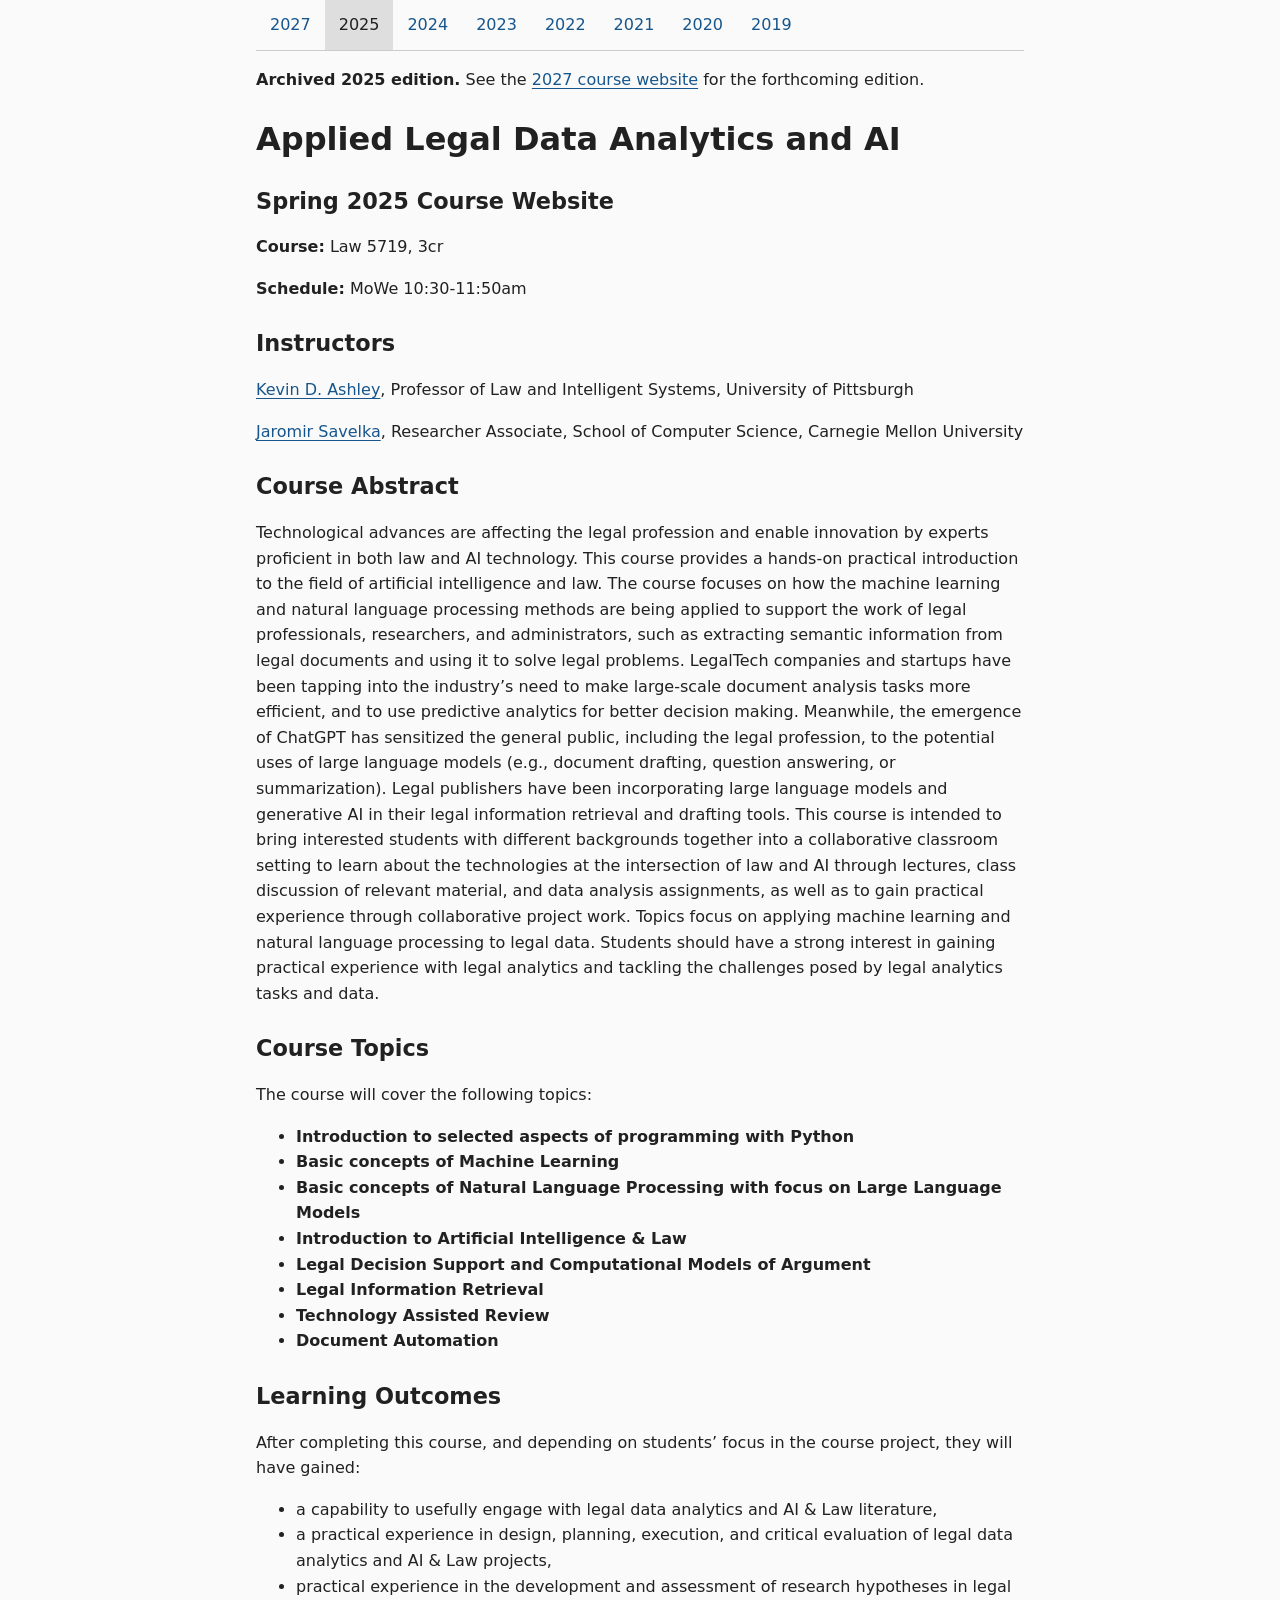
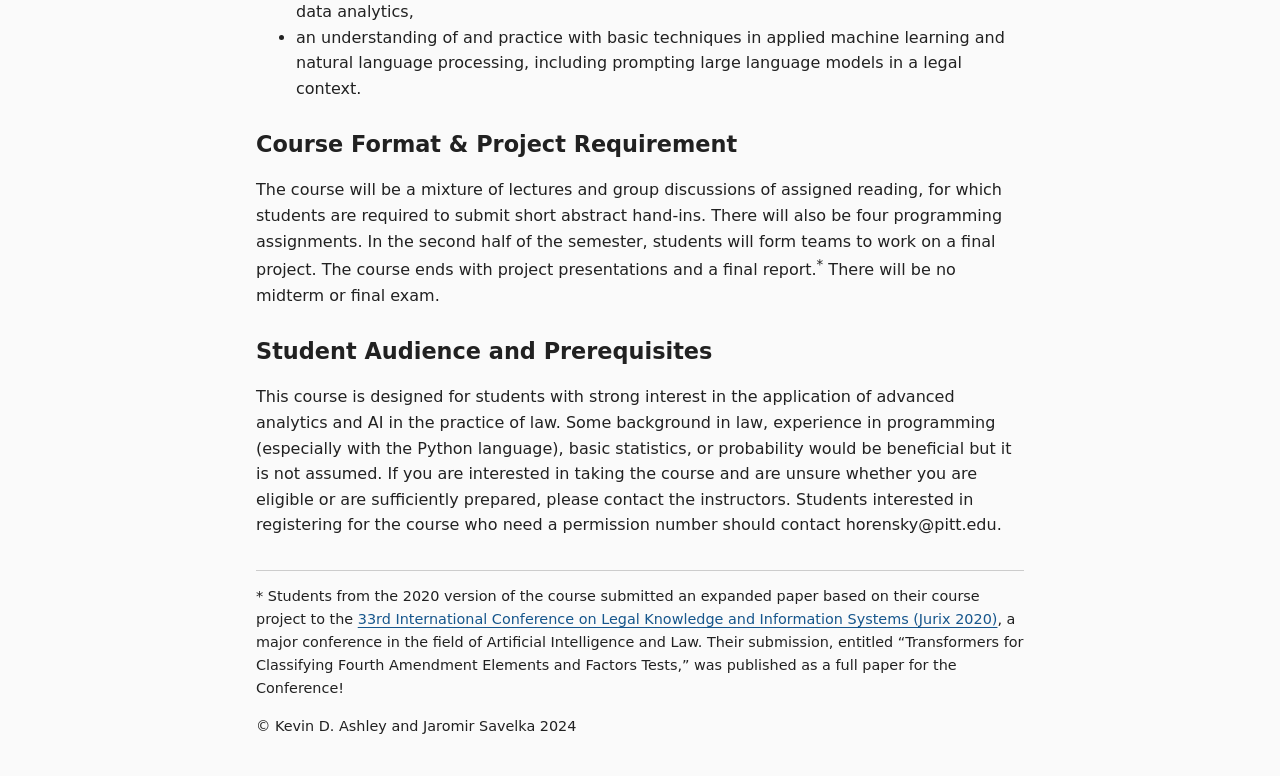
<file: legalanalytics2025.html>
<!doctype html>

<html lang="en">
<head>
  <meta charset="utf-8">
  <meta name="viewport" content="width=device-width, initial-scale=1">
  <title>Applied Legal Analytics and AI — 2025 Archive</title>
  <link rel="stylesheet" href="course.css">
</head>
<body>
  <nav aria-label="Course editions">
    <ul class="nav">
      <li class="nav"><a class="nav" href="legalanalytics2027.html">2027</a></li>
      <li class="nav"><a class="nav active" href="legalanalytics2025.html" aria-current="page">2025</a></li>
      <li class="nav"><a class="nav" href="legalanalytics2024.html">2024</a></li>
      <li class="nav"><a class="nav" href="legalanalytics2023.html">2023</a></li>
      <li class="nav"><a class="nav" href="legalanalytics2022.html">2022</a></li>
      <li class="nav"><a class="nav" href="legalanalytics2021.html">2021</a></li>
      <li class="nav"><a class="nav" href="legalanalytics2020.html">2020</a></li>
      <li class="nav"><a class="nav" href="https://luimagroup.github.io/appliedlegalanalytics/">2019</a></li>
    </ul>
  </nav>
  <p><strong>Archived 2025 edition.</strong> See the <a href="legalanalytics2027.html">2027 course website</a> for the forthcoming edition.</p>
  <h1>Applied Legal Data Analytics and AI</h1>
  <h2>Spring 2025 Course Website</h2>
  <p><strong>Course:</strong> Law 5719, 3cr</p>
  <p><strong>Schedule:</strong> MoWe 10:30-11:50am</p>
  <h2>Instructors</h2>
  <p><a href="https://www.law.pitt.edu/people/kevin-d-ashley">Kevin D. Ashley</a>, Professor of Law and Intelligent Systems, University of Pittsburgh</p>
  <p><a href="https://www.cs.cmu.edu/~jsavelka/">Jaromir Savelka</a>, Researcher Associate, School of Computer Science, Carnegie Mellon University</p>
  <h2>Course Abstract</h2>
  <p>Technological advances are affecting the legal profession and enable innovation by experts proficient in both law and AI technology. This course provides a hands-on practical introduction to the field of artificial intelligence and law. The course focuses on how the machine learning and natural language processing methods are being applied to support the work of legal professionals, researchers, and administrators, such as extracting semantic information from legal documents and using it to solve legal problems. LegalTech companies and startups have been tapping into the industry’s need to make large-scale document analysis tasks more efficient, and to use predictive analytics for better decision making. Meanwhile, the emergence of ChatGPT has sensitized the general public, including the legal profession, to the potential uses of large language models (e.g., document drafting, question answering, or summarization). Legal publishers have been incorporating large language models and generative AI in their legal information retrieval and drafting tools. This course is intended to bring interested students with different backgrounds together into a collaborative classroom setting to learn about the technologies at the intersection of law and AI through lectures, class discussion of relevant material, and data analysis assignments, as well as to gain practical experience through collaborative project work. Topics focus on applying machine learning and natural language processing to legal data. Students should have a strong interest in gaining practical experience with legal analytics and tackling the challenges posed by legal analytics tasks and data.</p>
  <h2>Course Topics</h2>
  <p>The course will cover the following topics:</p>
  <ul>
    <li><strong>Introduction to selected aspects of programming with Python</strong></li>
    <li><strong>Basic concepts of Machine Learning</strong></li>
    <li><strong>Basic concepts of Natural Language Processing with focus on Large Language Models</strong></li>
    <li><strong>Introduction to Artificial Intelligence &amp; Law</strong></li>
    <li><strong>Legal Decision Support and Computational Models of Argument</strong></li>
    <li><strong>Legal Information Retrieval</strong></li>
    <li><strong>Technology Assisted Review</strong></li>
    <li><strong>Document Automation</strong></li>
  </ul>
  <h2>Learning Outcomes</h2>
  <p>After completing this course, and depending on students’ focus in the course project, they will have gained:</p>
  <ul>
    <li>a capability to usefully engage with legal data analytics and AI&nbsp;&amp;&nbsp;Law literature,</li>
    <li>a practical experience in design, planning, execution, and critical evaluation of legal data analytics and AI&nbsp;&amp;&nbsp;Law projects,</li>
    <li>practical experience in the development and assessment of research hypotheses in legal data analytics,</li>
    <li>an understanding of and practice with basic techniques in applied machine learning and natural language processing, including prompting large language models in a legal context.</li>
  </ul>
  <h2>Course Format &amp; Project Requirement</h2>
  <p>The course will be a mixture of lectures and group discussions of assigned reading, for which students are required to submit short abstract hand-ins. There will also be four programming assignments. In the second half of the semester, students will form teams to work on a final project. The course ends with project presentations and a final report.<sup>*</sup> There will be no midterm or final exam.</p>
  <h2>Student Audience and Prerequisites</h2>
  <p>This course is designed for students with strong interest in the application of advanced analytics and AI in the practice of law. Some background in law, experience in programming (especially with the Python language), basic statistics, or probability would be beneficial but it is not assumed. If you are interested in taking the course and are unsure whether you are eligible or are sufficiently prepared, please contact the instructors. Students interested in registering for the course who need a permission number should contact horensky@pitt.edu.</p>
  <footer>
    <p>* Students from the 2020 version of the course submitted an expanded paper based on their course project to the <a href="https://jurix2020.law.muni.cz/">33rd International Conference on Legal Knowledge and Information Systems (Jurix 2020)</a>, a major conference in the field of Artificial Intelligence and Law. Their submission, entitled “Transformers for Classifying Fourth Amendment Elements and Factors Tests,” was published as a full paper for the Conference!</p>
    <p>&copy; Kevin D. Ashley and Jaromir Savelka 2024</p>
  </footer>
</body>
</html>
</file>
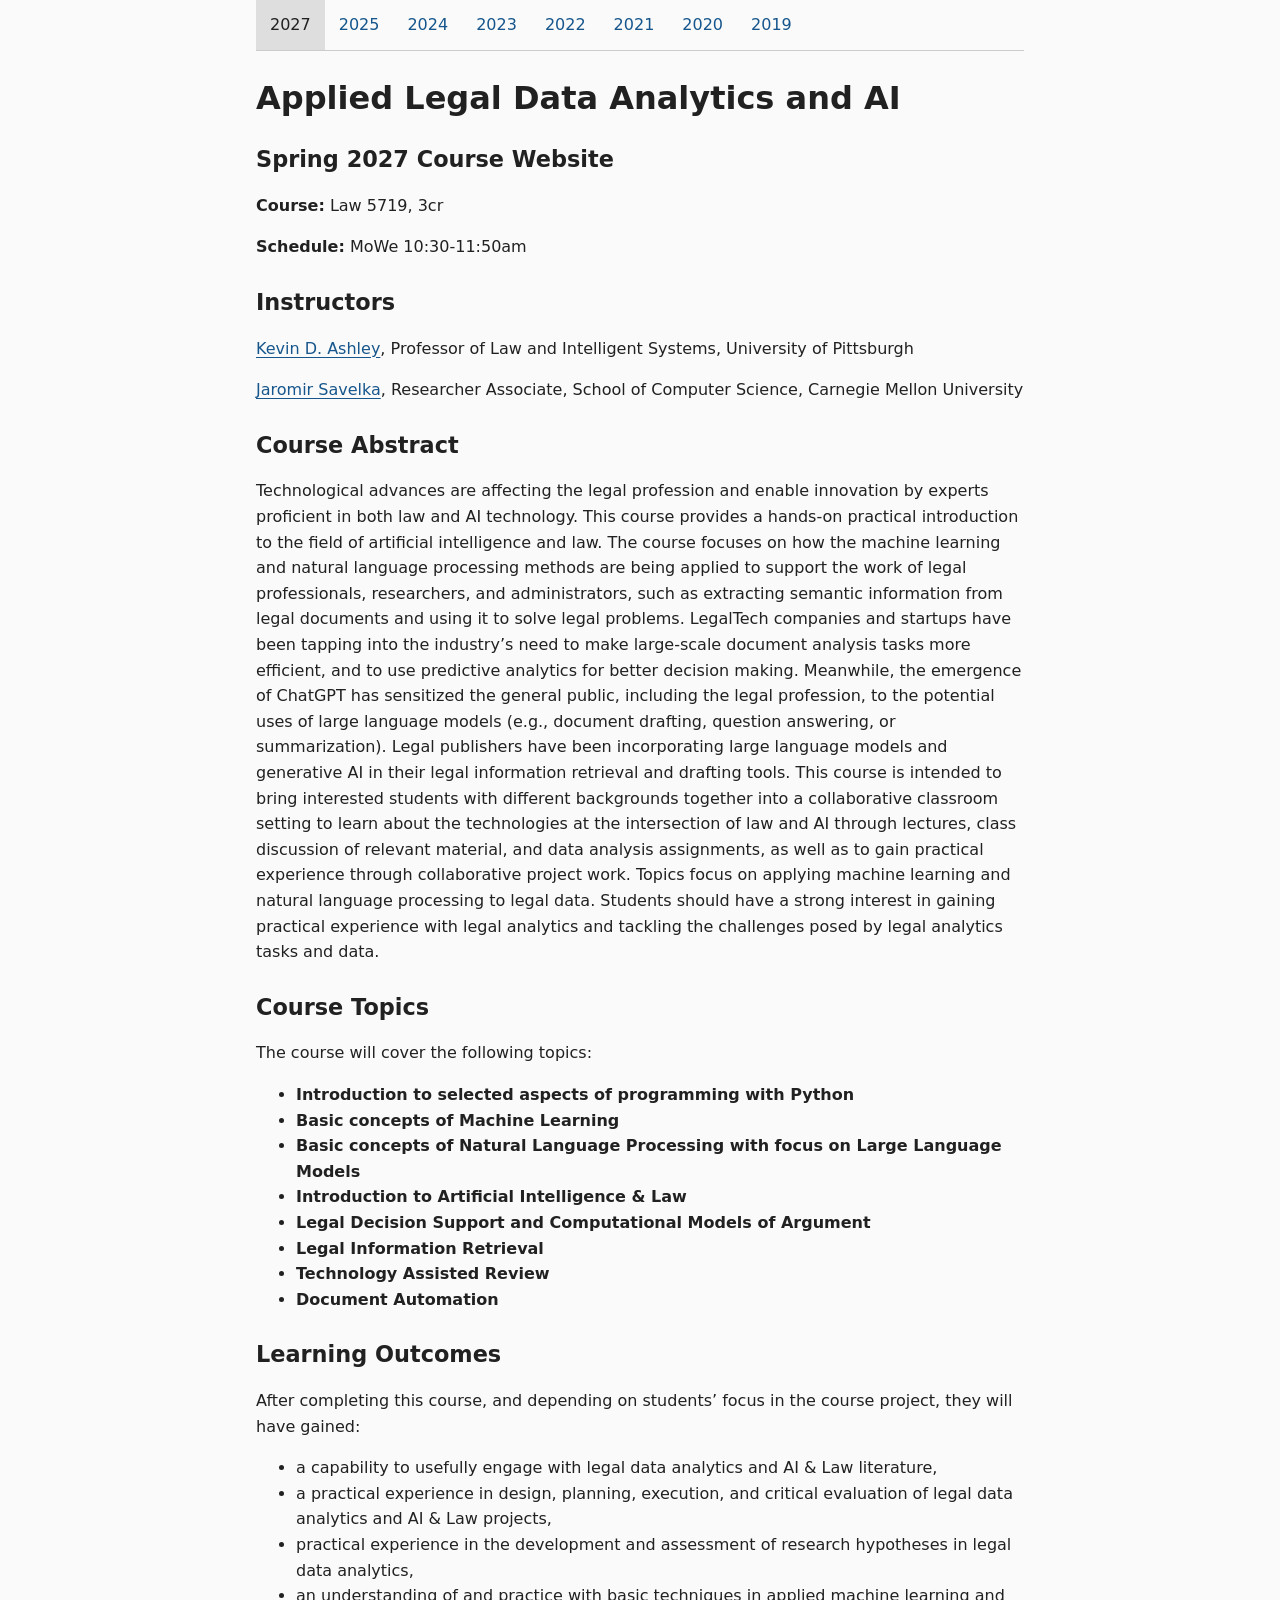
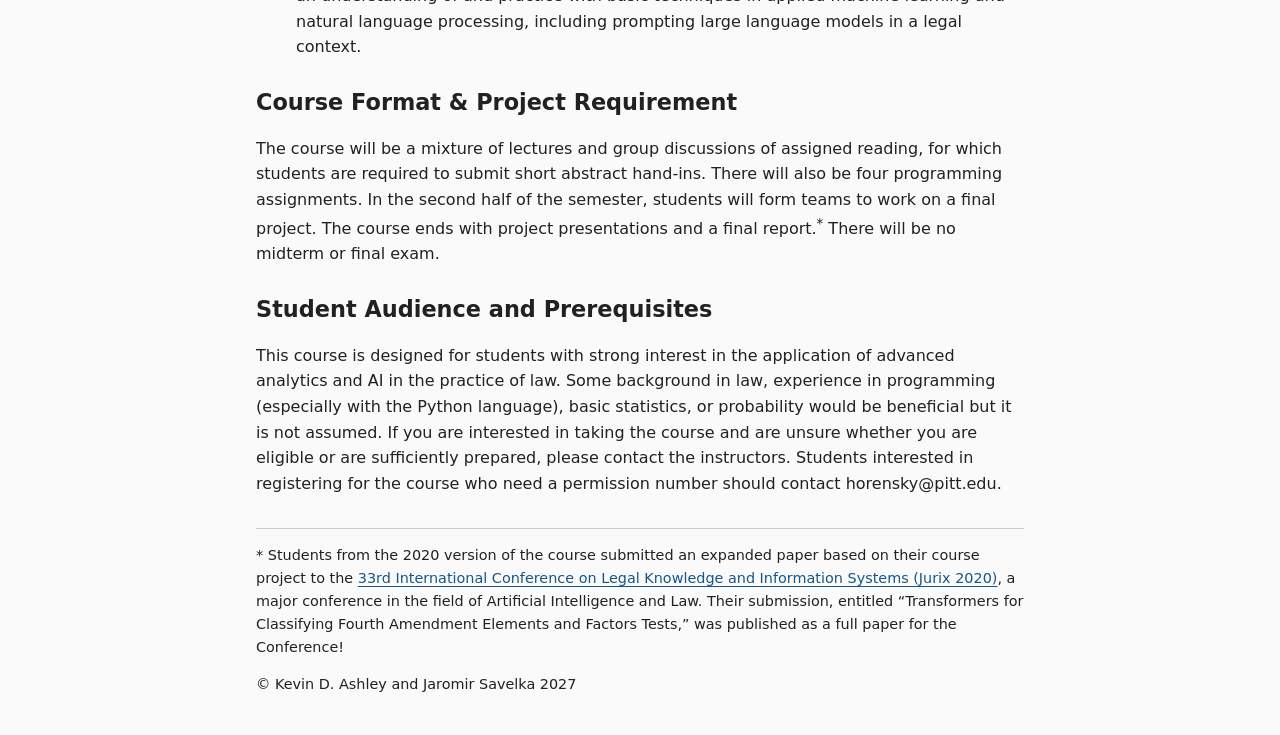
<file: legalanalytics2027.html>
<!doctype html>

<html lang="en">
<head>
  <meta charset="utf-8">
  <title>Applied Legal Data Analytics and AI — 2027</title>
  <meta name="viewport" content="width=device-width, initial-scale=1">
  <meta name="description" content="The 2027 edition of Applied Legal Data Analytics and AI at the University of Pittsburgh. Course overview, topics, prerequisites, and earlier editions.">
  <link rel="stylesheet" href="course.css">
</head>
<body>
  <nav aria-label="Course editions">
    <ul class="nav">
      <li class="nav"><a class="nav active" href="legalanalytics2027.html" aria-current="page">2027</a></li>
      <li class="nav"><a class="nav" href="legalanalytics2025.html">2025</a></li>
      <li class="nav"><a class="nav" href="legalanalytics2024.html">2024</a></li>
      <li class="nav"><a class="nav" href="legalanalytics2023.html">2023</a></li>
      <li class="nav"><a class="nav" href="legalanalytics2022.html">2022</a></li>
      <li class="nav"><a class="nav" href="legalanalytics2021.html">2021</a></li>
      <li class="nav"><a class="nav" href="legalanalytics2020.html">2020</a></li>
      <li class="nav"><a class="nav" href="https://luimagroup.github.io/appliedlegalanalytics/">2019</a></li>
    </ul>
  </nav>
  <main id="main">
  <h1>Applied Legal Data Analytics and AI</h1>
  <h2>Spring 2027 Course Website</h2>
  <p><strong>Course:</strong> Law 5719, 3cr</p>
  <p><strong>Schedule:</strong> MoWe 10:30-11:50am</p>
  <h2>Instructors</h2>
  <p><a href="https://www.law.pitt.edu/people/kevin-d-ashley">Kevin D. Ashley</a>, Professor of Law and Intelligent Systems, University of Pittsburgh</p>
  <p><a href="https://www.cs.cmu.edu/~jsavelka/">Jaromir Savelka</a>, Researcher Associate, School of Computer Science, Carnegie Mellon University</p>
  <h2>Course Abstract</h2>
  <p>Technological advances are affecting the legal profession and enable innovation by experts proficient in both law and AI technology. This course provides a hands-on practical introduction to the field of artificial intelligence and law. The course focuses on how the machine learning and natural language processing methods are being applied to support the work of legal professionals, researchers, and administrators, such as extracting semantic information from legal documents and using it to solve legal problems. LegalTech companies and startups have been tapping into the industry’s need to make large-scale document analysis tasks more efficient, and to use predictive analytics for better decision making. Meanwhile, the emergence of ChatGPT has sensitized the general public, including the legal profession, to the potential uses of large language models (e.g., document drafting, question answering, or summarization). Legal publishers have been incorporating large language models and generative AI in their legal information retrieval and drafting tools. This course is intended to bring interested students with different backgrounds together into a collaborative classroom setting to learn about the technologies at the intersection of law and AI through lectures, class discussion of relevant material, and data analysis assignments, as well as to gain practical experience through collaborative project work. Topics focus on applying machine learning and natural language processing to legal data. Students should have a strong interest in gaining practical experience with legal analytics and tackling the challenges posed by legal analytics tasks and data.</p>
  <h2>Course Topics</h2>
  <p>The course will cover the following topics:</p>
  <ul>
    <li><strong>Introduction to selected aspects of programming with Python</strong></li>
    <li><strong>Basic concepts of Machine Learning</strong></li>
    <li><strong>Basic concepts of Natural Language Processing with focus on Large Language Models</strong></li>
    <li><strong>Introduction to Artificial Intelligence &amp; Law</strong></li>
    <li><strong>Legal Decision Support and Computational Models of Argument</strong></li>
    <li><strong>Legal Information Retrieval</strong></li>
    <li><strong>Technology Assisted Review</strong></li>
    <li><strong>Document Automation</strong></li>
  </ul>
  <h2>Learning Outcomes</h2>
  <p>After completing this course, and depending on students’ focus in the course project, they will have gained:</p>
  <ul>
    <li>a capability to usefully engage with legal data analytics and AI&nbsp;&amp;&nbsp;Law literature,</li>
    <li>a practical experience in design, planning, execution, and critical evaluation of legal data analytics and AI&nbsp;&amp;&nbsp;Law projects,</li>
    <li>practical experience in the development and assessment of research hypotheses in legal data analytics,</li>
    <li>an understanding of and practice with basic techniques in applied machine learning and natural language processing, including prompting large language models in a legal context.</li>
  </ul>
  <h2>Course Format &amp; Project Requirement</h2>
  <p>The course will be a mixture of lectures and group discussions of assigned reading, for which students are required to submit short abstract hand-ins. There will also be four programming assignments. In the second half of the semester, students will form teams to work on a final project. The course ends with project presentations and a final report.<sup>*</sup> There will be no midterm or final exam.</p>
  <h2>Student Audience and Prerequisites</h2>
  <p>This course is designed for students with strong interest in the application of advanced analytics and AI in the practice of law. Some background in law, experience in programming (especially with the Python language), basic statistics, or probability would be beneficial but it is not assumed. If you are interested in taking the course and are unsure whether you are eligible or are sufficiently prepared, please contact the instructors. Students interested in registering for the course who need a permission number should contact horensky@pitt.edu.</p>
  </main>
  <footer>
    <p>* Students from the 2020 version of the course submitted an expanded paper based on their course project to the <a href="https://jurix2020.law.muni.cz/">33rd International Conference on Legal Knowledge and Information Systems (Jurix 2020)</a>, a major conference in the field of Artificial Intelligence and Law. Their submission, entitled “Transformers for Classifying Fourth Amendment Elements and Factors Tests,” was published as a full paper for the Conference!</p>
    <p>&copy; Kevin D. Ashley and Jaromir Savelka 2027</p>
  </footer>
</body>
</html>
</file>
<file: course.css>
/* Minimal, self-contained styling shared by all locally hosted course editions. */
:root { color-scheme: light; font-family: system-ui, -apple-system, BlinkMacSystemFont, "Segoe UI", sans-serif; color: #212121; background: #fafafa; }
* { box-sizing: border-box; }
body { max-width: 800px; margin: auto; padding: 0 16px 24px; font-size: 16px; line-height: 1.6; }
a { color: #16568c; text-underline-offset: 3px; }
a:hover { text-decoration-thickness: 2px; }
a:focus-visible { outline: 3px solid #16568c; outline-offset: 3px; }
h1 { font-size: 2rem; line-height: 1.2; margin-top: 28px; }
h2 { font-size: 1.4rem; line-height: 1.3; margin-top: 28px; }
ul.nav { display: flex; flex-wrap: wrap; list-style: none; margin: 0; padding: 0; border-bottom: 1px solid #ccc; }
li.nav a { display: block; padding: 12px 14px; text-decoration: none; }
li.nav a:hover { background: #e8e8e8; }
li.nav a.active { background: #dedede; color: #212121; }
.notice { padding: 14px 16px; background: #edf3f7; border-left: 4px solid #16568c; }
footer { margin-top: 32px; border-top: 1px solid #ccc; font-size: 0.9rem; }
@media (max-width: 480px) { h1 { font-size: 1.7rem; } li.nav a { padding: 10px 12px; } }
</file>
